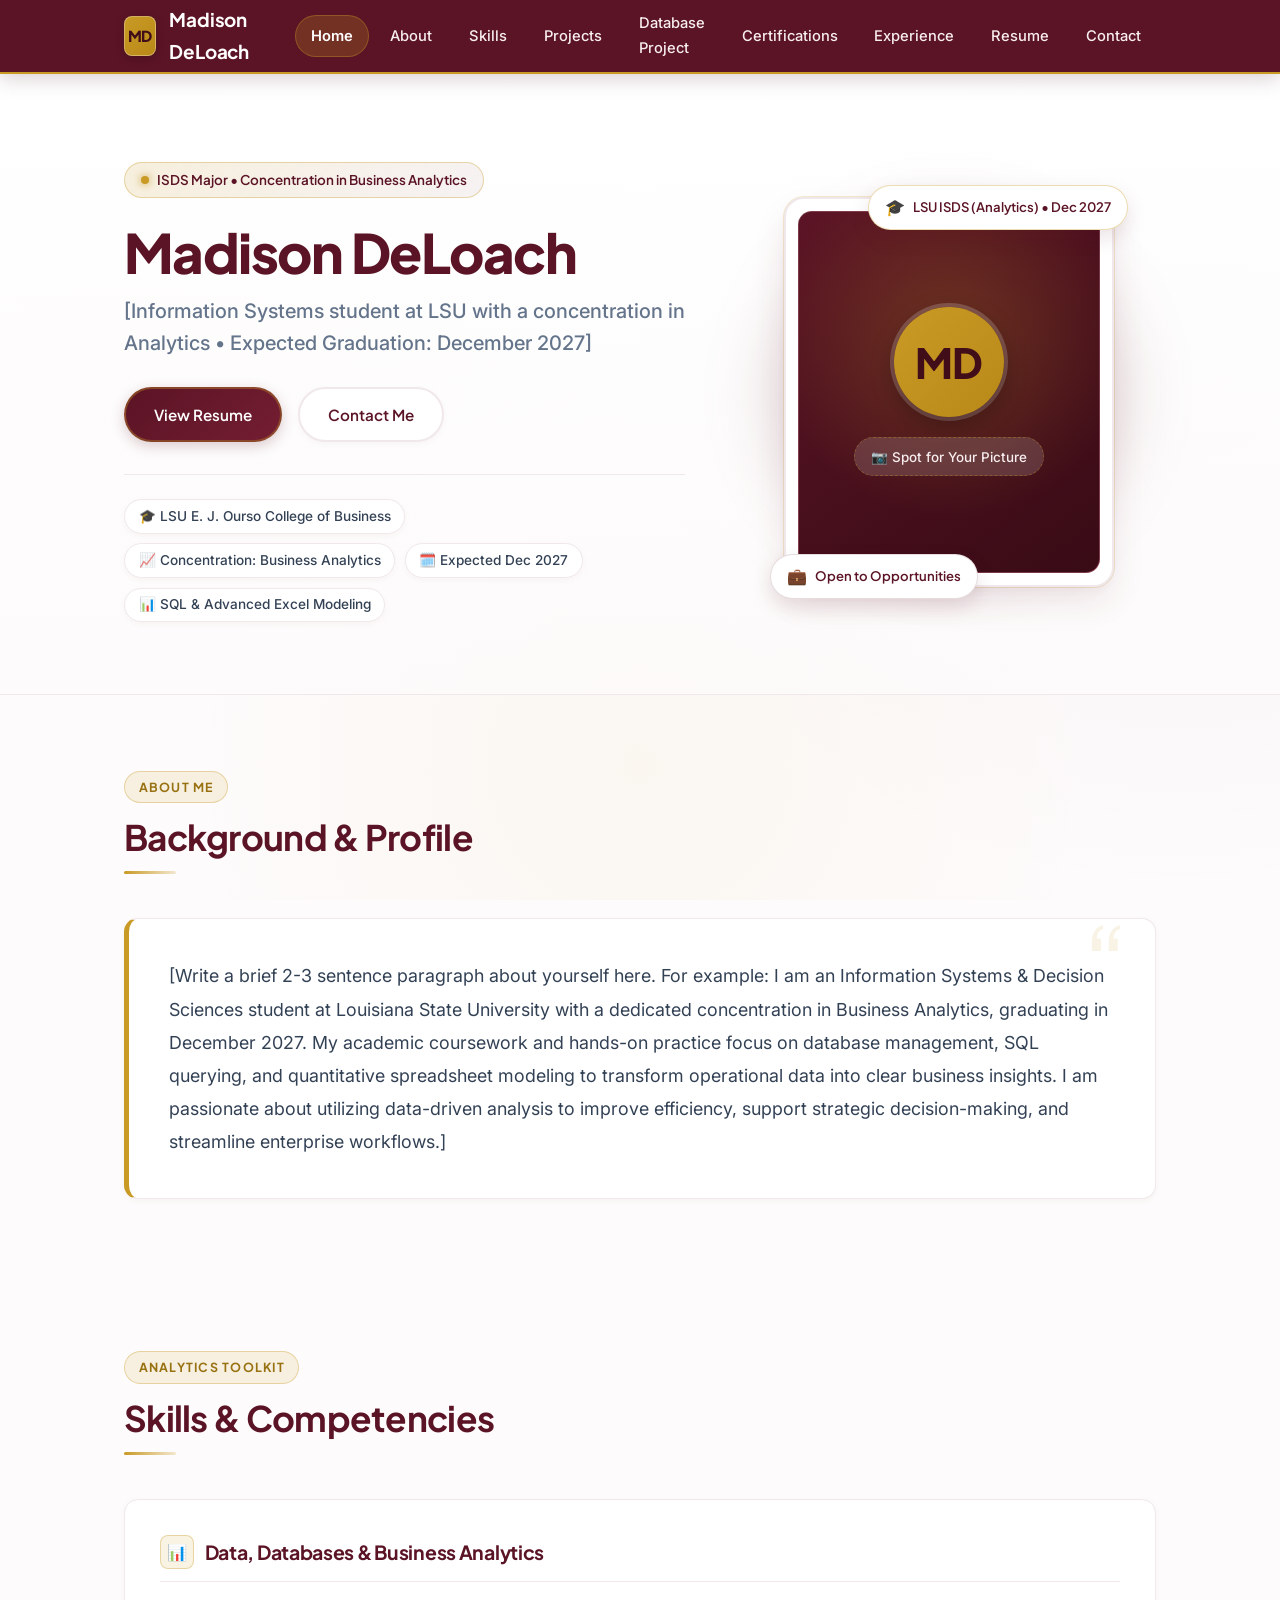
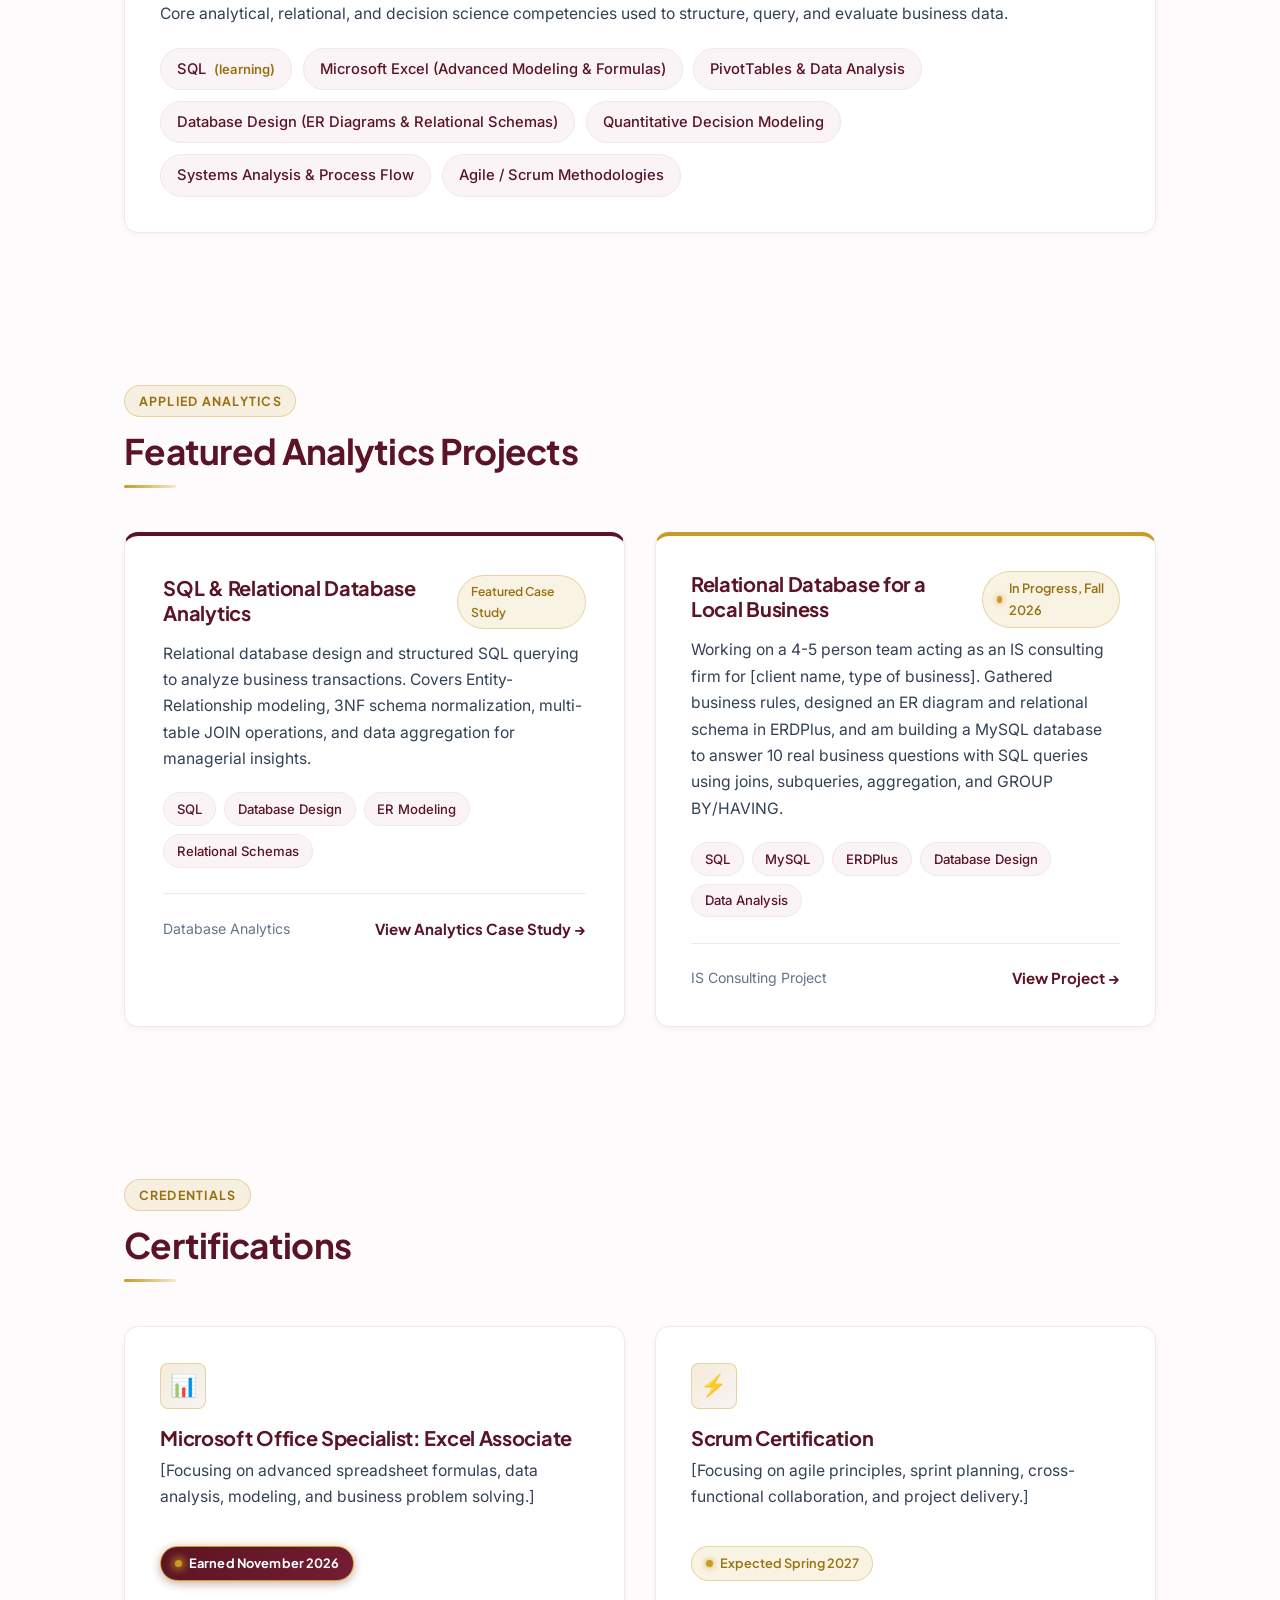
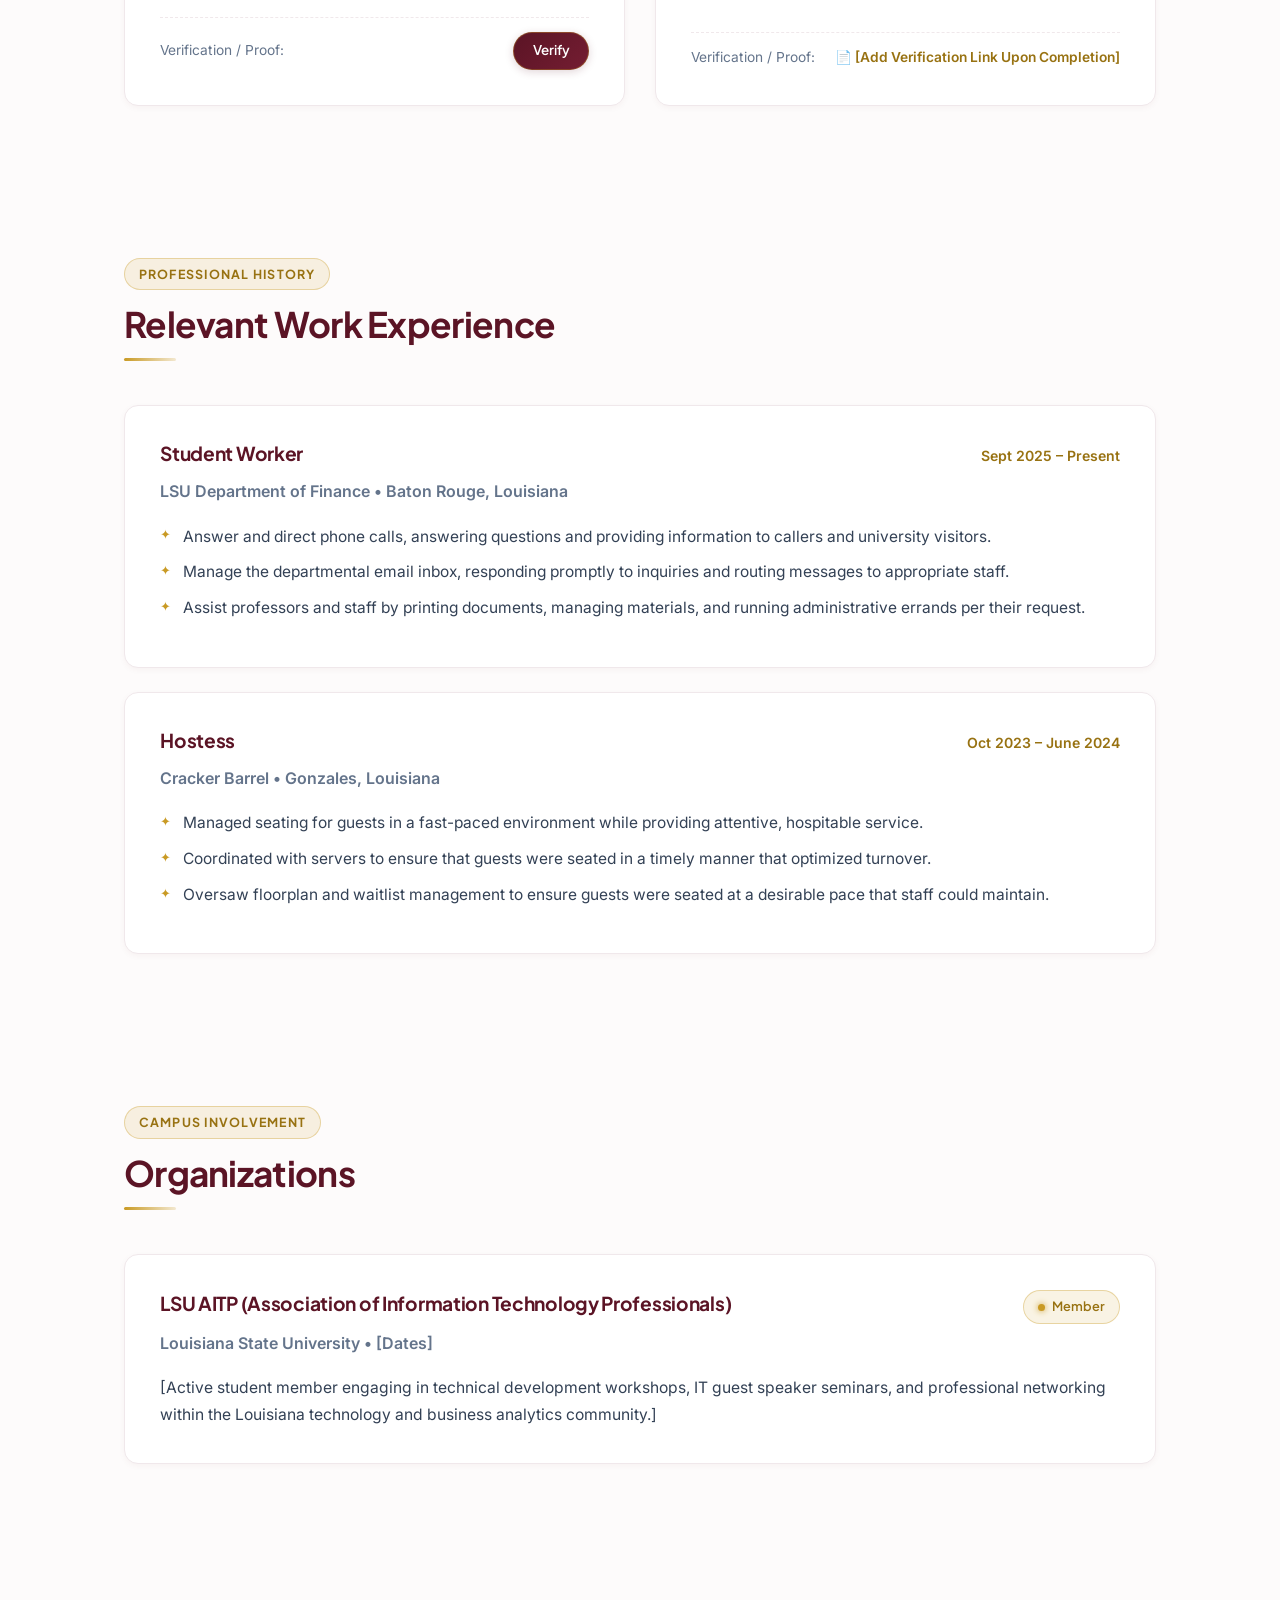
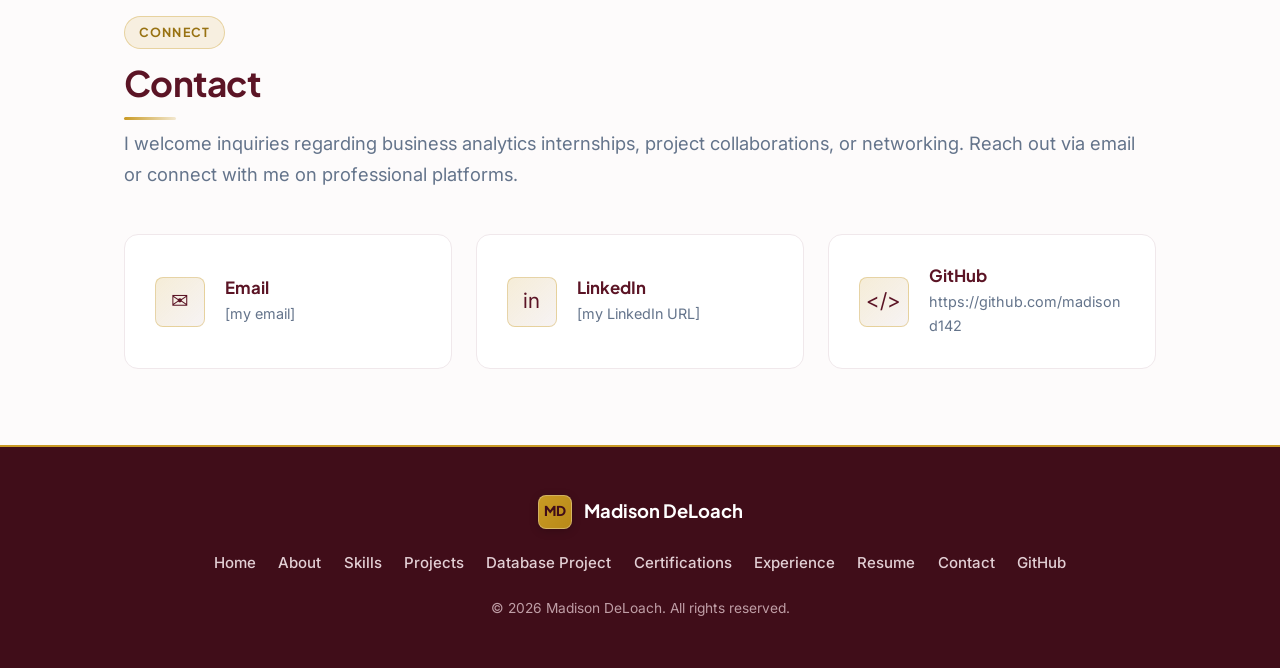
<file: index.html>
<!DOCTYPE html>
<html lang="en">
<head>
  <meta charset="UTF-8">
  <meta name="viewport" content="width=device-width, initial-scale=1.0">
  <meta name="description" content="Personal portfolio of Madison DeLoach - Information Systems student at LSU with a concentration in Business Analytics. Expected graduation December 2027.">
  <meta name="author" content="Madison DeLoach">
  <title>Madison DeLoach | Business Analytics & Information Systems</title>
  <link rel="stylesheet" href="styles.css">
</head>
<body>

  <!-- EDIT HERE: Navigation -->
  <header class="site-header" id="main-header">
    <nav class="nav-container" aria-label="Main Navigation">
      <a href="index.html" class="brand-logo" id="brand-logo-link">
        <span class="brand-badge">MD</span>
        <span class="brand-name">Madison DeLoach</span>
      </a>

      <!-- Mobile Hamburger Button -->
      <button class="mobile-nav-toggle" id="mobile-nav-toggle" aria-label="Toggle navigation menu" aria-expanded="false" aria-controls="primary-nav-menu">
        <span class="hamburger-box">
          <span class="hamburger-bar"></span>
          <span class="hamburger-bar"></span>
          <span class="hamburger-bar"></span>
        </span>
      </button>

      <!-- Navigation Links -->
      <ul class="nav-menu" id="primary-nav-menu">
        <li><a href="index.html" class="nav-link active">Home</a></li>
        <li><a href="#about" class="nav-link">About</a></li>
        <li><a href="#skills" class="nav-link">Skills</a></li>
        <li><a href="#projects" class="nav-link">Projects</a></li>
        <li><a href="database-project.html" class="nav-link">Database Project</a></li>
        <li><a href="#certifications" class="nav-link">Certifications</a></li>
        <li><a href="#experience" class="nav-link">Experience</a></li>
        <li><a href="resume.html" class="nav-link">Resume</a></li>
        <li><a href="#contact" class="nav-link">Contact</a></li>
      </ul>
    </nav>
  </header>

  <main id="main-content">

    <!-- EDIT HERE: Section 1 - Hero -->
    <section class="hero-section" id="hero">
      <div class="container hero-grid">
        
        <!-- Left Column: Bio & Intro -->
        <div class="hero-text">
          <div class="hero-pill-badge">
            <span class="hero-pill-dot"></span>
            <span>ISDS Major &bull; Concentration in Business Analytics</span>
          </div>

          <h1 class="hero-title">Madison DeLoach</h1>
          <p class="hero-intro">
            [Information Systems student at LSU with a concentration in Analytics &bull; Expected Graduation: December 2027]
          </p>

          <div class="btn-group">
            <a href="resume.html" class="btn btn-primary" id="btn-hero-resume">View Resume</a>
            <a href="#contact" class="btn btn-secondary" id="btn-hero-contact">Contact Me</a>
          </div>

          <!-- Quick Highlight Chips -->
          <div class="hero-highlights">
            <span class="highlight-chip">🎓 LSU E. J. Ourso College of Business</span>
            <span class="highlight-chip">📈 Concentration: Business Analytics</span>
            <span class="highlight-chip">🗓️ Expected Dec 2027</span>
            <span class="highlight-chip">📊 SQL & Advanced Excel Modeling</span>
          </div>
        </div>

        <!-- Right Column: Dedicated Photo Showcase Spot -->
        <div class="hero-photo-showcase">
          <div class="photo-glow-bg" aria-hidden="true"></div>

          <div class="photo-frame">
            <!-- EDIT HERE: Photo Spot
                 =========================================================
                 To put your real photo here:
                 1. Save your photo file in this project folder (e.g., "madison.jpg")
                 2. Replace the entire <div class="photo-placeholder-box"> below with:
                    <img src="madison.jpg" alt="Madison DeLoach" class="portrait-photo">
                 ========================================================= -->
            <div class="photo-inner">
              <div class="photo-placeholder-box">
                <div class="photo-avatar-initials">MD</div>
                <div class="photo-upload-hint">
                  <span>📷 Spot for Your Picture</span>
                </div>
              </div>
            </div>

            <!-- Floating Accent Badges -->
            <div class="floating-badge badge-top">
              <span class="badge-icon">🎓</span>
              <span>LSU ISDS (Analytics) &bull; Dec 2027</span>
            </div>

            <div class="floating-badge badge-bottom">
              <span class="badge-icon">💼</span>
              <span>Open to Opportunities</span>
            </div>
          </div>
        </div>

      </div>
    </section>

    <!-- EDIT HERE: Section 2 - About Me -->
    <section class="about-section" id="about">
      <div class="container">
        <div class="section-header">
          <span class="section-tag">About Me</span>
          <h2>Background & Profile</h2>
          <div class="section-underline"></div>
        </div>
        <div class="about-card">
          <p>
            [Write a brief 2-3 sentence paragraph about yourself here. For example: I am an Information Systems & Decision Sciences student at Louisiana State University with a dedicated concentration in Business Analytics, graduating in December 2027. My academic coursework and hands-on practice focus on database management, SQL querying, and quantitative spreadsheet modeling to transform operational data into clear business insights. I am passionate about utilizing data-driven analysis to improve efficiency, support strategic decision-making, and streamline enterprise workflows.]
          </p>
        </div>
      </div>
    </section>

    <!-- EDIT HERE: Section 3 - Skills (Focused on Analytics & Data) -->
    <section class="skills-section" id="skills">
      <div class="container">
        <div class="section-header">
          <span class="section-tag">Analytics Toolkit</span>
          <h2>Skills & Competencies</h2>
          <div class="section-underline"></div>
        </div>
        
        <div class="card">
          <h3 class="skill-group-title">
            <span class="skill-category-icon" aria-hidden="true">📊</span>
            <span>Data, Databases & Business Analytics</span>
          </h3>
          <p class="card-description">
            Core analytical, relational, and decision science competencies used to structure, query, and evaluate business data.
          </p>
          <div class="skill-pills">
            <span class="skill-pill">SQL <span class="skill-learning">(learning)</span></span>
            <span class="skill-pill">Microsoft Excel (Advanced Modeling & Formulas)</span>
            <span class="skill-pill">PivotTables & Data Analysis</span>
            <span class="skill-pill">Database Design (ER Diagrams & Relational Schemas)</span>
            <span class="skill-pill">Quantitative Decision Modeling</span>
            <span class="skill-pill">Systems Analysis & Process Flow</span>
            <span class="skill-pill">Agile / Scrum Methodologies</span>
          </div>
        </div>
      </div>
    </section>

    <!-- EDIT HERE: Section 4 - Featured Projects (Focused on Analytics) -->
    <section class="featured-project-section" id="projects">
      <div class="container">
        <div class="section-header">
          <span class="section-tag">Applied Analytics</span>
          <h2>Featured Analytics Projects</h2>
          <div class="section-underline"></div>
        </div>

        <div class="card-grid">
          <!-- Project 1: SQL & Relational Database Analytics -->
          <article class="featured-project-card">
            <div style="display: flex; justify-content: space-between; align-items: flex-start; gap: 0.5rem; margin-bottom: 0.5rem;">
              <h3 class="card-title">SQL & Relational Database Analytics</h3>
              <span class="status-badge" style="font-size: 0.76rem;">Featured Case Study</span>
            </div>
            <p class="card-description">
              Relational database design and structured SQL querying to analyze business transactions. Covers Entity-Relationship modeling, 3NF schema normalization, multi-table JOIN operations, and data aggregation for managerial insights.
            </p>
            <div class="tag-list">
              <span class="tag">SQL</span>
              <span class="tag">Database Design</span>
              <span class="tag">ER Modeling</span>
              <span class="tag">Relational Schemas</span>
            </div>
            <div class="project-meta-bar">
              <span style="font-size: 0.88rem; color: var(--text-muted);">Database Analytics</span>
              <a href="project.html" class="project-link-btn" id="link-featured-case-study">
                View Analytics Case Study &rarr;
              </a>
            </div>
          </article>

          <!-- Project 2: Relational Database for a Local Business -->
          <article class="card" style="border-top: 4px solid var(--gold);">
            <div style="display: flex; justify-content: space-between; align-items: flex-start; gap: 0.5rem; margin-bottom: 0.5rem;">
              <h3 class="card-title">Relational Database for a Local Business</h3>
              <span class="status-badge">
                <span class="status-badge-dot"></span>In Progress, Fall 2026
              </span>
            </div>
            <p class="card-description">
              Working on a 4-5 person team acting as an IS consulting firm for [client name, type of business]. Gathered business rules, designed an ER diagram and relational schema in ERDPlus, and am building a MySQL database to answer 10 real business questions with SQL queries using joins, subqueries, aggregation, and GROUP BY/HAVING.
            </p>
            <div class="tag-list">
              <span class="tag">SQL</span>
              <span class="tag">MySQL</span>
              <span class="tag">ERDPlus</span>
              <span class="tag">Database Design</span>
              <span class="tag">Data Analysis</span>
            </div>
            <div class="project-meta-bar">
              <span style="font-size: 0.88rem; color: var(--text-muted);">IS Consulting Project</span>
              <a href="database-project.html" class="project-link-btn" id="link-database-project">
                View Project &rarr;
              </a>
            </div>
          </article>
        </div>
      </div>
    </section>

    <!-- EDIT HERE: Section 5 - Certifications -->
    <section class="certifications-section" id="certifications">
      <div class="container">
        <div class="section-header">
          <span class="section-tag">Credentials</span>
          <h2>Certifications</h2>
          <div class="section-underline"></div>
        </div>
        <div class="card-grid">
          <!-- Microsoft Excel Certification Card -->
          <article class="card cert-card">
            <div>
              <div class="cert-icon-badge" aria-hidden="true">📊</div>
              <div class="cert-header">
                <div>
                  <h3 class="card-title">Microsoft Office Specialist: Excel Associate</h3>
                  <p class="card-description">[Focusing on advanced spreadsheet formulas, data analysis, modeling, and business problem solving.]</p>
                </div>
                <span class="status-badge status-badge-earned">
                  <span class="status-badge-dot"></span>Earned November 2026
                </span>
              </div>
            </div>

            <!-- Proof Spot for Excel Certification -->
            <!-- EDIT HERE: When you earn your certificate, replace the href below with your real verification link -->
            <div class="cert-proof-spot">
              <span>Verification / Proof:</span>
              <a href="[my Credly badge link]" class="btn-verify" target="_blank" rel="noopener noreferrer">
                Verify
              </a>
            </div>
          </article>

          <!-- Scrum Certification Card -->
          <article class="card cert-card">
            <div>
              <div class="cert-icon-badge" aria-hidden="true">⚡</div>
              <div class="cert-header">
                <div>
                  <h3 class="card-title">Scrum Certification</h3>
                  <p class="card-description">[Focusing on agile principles, sprint planning, cross-functional collaboration, and project delivery.]</p>
                </div>
                <span class="status-badge">
                  <span class="status-badge-dot"></span>Expected Spring 2027
                </span>
              </div>
            </div>

            <!-- Proof Spot for Scrum Certification -->
            <div class="cert-proof-spot">
              <span>Verification / Proof:</span>
              <a href="[Add your Scrum credential link here]" class="cert-proof-link" target="_blank" rel="noopener noreferrer">
                📄 [Add Verification Link Upon Completion]
              </a>
            </div>
          </article>
        </div>
      </div>
    </section>

    <!-- EDIT HERE: Section 6 - Experience (Fixed Tenses: Present for Current, Past for Prior) -->
    <section class="experience-section" id="experience">
      <div class="container">
        <div class="section-header">
          <span class="section-tag">Professional History</span>
          <h2>Relevant Work Experience</h2>
          <div class="section-underline"></div>
        </div>

        <div class="experience-stack">
          <!-- Job 1: LSU Department of Finance (CURRENT ROLE: PRESENT TENSE) -->
          <article class="card">
            <div class="experience-meta">
              <h3 class="role-title">Student Worker</h3>
              <span class="dates-meta">Sept 2025 – Present</span>
            </div>
            <div class="company-name">LSU Department of Finance &bull; Baton Rouge, Louisiana</div>
            <ul class="bullet-list">
              <li>Answer and direct phone calls, answering questions and providing information to callers and university visitors.</li>
              <li>Manage the departmental email inbox, responding promptly to inquiries and routing messages to appropriate staff.</li>
              <li>Assist professors and staff by printing documents, managing materials, and running administrative errands per their request.</li>
            </ul>
          </article>

          <!-- Job 2: Cracker Barrel (PAST ROLE: PAST TENSE) -->
          <article class="card">
            <div class="experience-meta">
              <h3 class="role-title">Hostess</h3>
              <span class="dates-meta">Oct 2023 – June 2024</span>
            </div>
            <div class="company-name">Cracker Barrel &bull; Gonzales, Louisiana</div>
            <ul class="bullet-list">
              <li>Managed seating for guests in a fast-paced environment while providing attentive, hospitable service.</li>
              <li>Coordinated with servers to ensure that guests were seated in a timely manner that optimized turnover.</li>
              <li>Oversaw floorplan and waitlist management to ensure guests were seated at a desirable pace that staff could maintain.</li>
            </ul>
          </article>
        </div>
      </div>
    </section>

    <!-- EDIT HERE: Section 7 - Organizations (Placed Last Before Contact) -->
    <section class="organizations-section" id="organizations">
      <div class="container">
        <div class="section-header">
          <span class="section-tag">Campus Involvement</span>
          <h2>Organizations</h2>
          <div class="section-underline"></div>
        </div>
        <div class="card">
          <div class="experience-meta">
            <h3 class="role-title">LSU AITP (Association of Information Technology Professionals)</h3>
            <span class="status-badge">
              <span class="status-badge-dot"></span>Member
            </span>
          </div>
          <div class="company-name">Louisiana State University &bull; [Dates]</div>
          <p class="card-description" style="margin-bottom: 0;">
            [Active student member engaging in technical development workshops, IT guest speaker seminars, and professional networking within the Louisiana technology and business analytics community.]
          </p>
        </div>
      </div>
    </section>

    <!-- EDIT HERE: Section 8 - Contact -->
    <section class="contact-section" id="contact">
      <div class="container">
        <div class="section-header">
          <span class="section-tag">Connect</span>
          <h2>Contact</h2>
          <div class="section-underline"></div>
          <p class="lead" style="margin-top: 0.5rem; margin-bottom: 0;">
            I welcome inquiries regarding business analytics internships, project collaborations, or networking. Reach out via email or connect with me on professional platforms.
          </p>
        </div>
        <div class="contact-grid">
          <!-- Email Card -->
          <a href="mailto:[my email]" class="contact-card" id="contact-email-link">
            <div class="contact-icon-box" aria-hidden="true">✉</div>
            <div class="contact-info">
              <h4>Email</h4>
              <p>[my email]</p>
            </div>
          </a>

          <!-- LinkedIn Card -->
          <a href="[my LinkedIn URL]" target="_blank" rel="noopener noreferrer" class="contact-card" id="contact-linkedin-link">
            <div class="contact-icon-box" aria-hidden="true">in</div>
            <div class="contact-info">
              <h4>LinkedIn</h4>
              <p>[my LinkedIn URL]</p>
            </div>
          </a>

          <!-- GitHub Card -->
          <a href="https://github.com/madisond142" target="_blank" rel="noopener noreferrer" class="contact-card" id="contact-github-link">
            <div class="contact-icon-box" aria-hidden="true">&lt;/&gt;</div>
            <div class="contact-info">
              <h4>GitHub</h4>
              <p>https://github.com/madisond142</p>
            </div>
          </a>
        </div>
      </div>
    </section>

  </main>

  <!-- EDIT HERE: Footer -->
  <footer class="site-footer" id="main-footer">
    <div class="container footer-content">
      <div class="footer-brand">
        <span class="brand-badge" style="width: 34px; height: 34px; font-size: 0.85rem;">MD</span>
        <span>Madison DeLoach</span>
      </div>
      <nav class="footer-nav" aria-label="Footer Navigation">
        <a href="index.html" class="footer-link">Home</a>
        <a href="#about" class="footer-link">About</a>
        <a href="#skills" class="footer-link">Skills</a>
        <a href="#projects" class="footer-link">Projects</a>
        <a href="database-project.html" class="footer-link">Database Project</a>
        <a href="#certifications" class="footer-link">Certifications</a>
        <a href="#experience" class="footer-link">Experience</a>
        <a href="resume.html" class="footer-link">Resume</a>
        <a href="#contact" class="footer-link">Contact</a>
        <a href="https://github.com/madisond142" target="_blank" rel="noopener noreferrer" class="footer-link">GitHub</a>
      </nav>
      <p class="copyright">
        &copy; 2026 Madison DeLoach. All rights reserved.
      </p>
    </div>
  </footer>

  <!-- Mobile Navigation Script -->
  <script>
    const navToggle = document.getElementById('mobile-nav-toggle');
    const navMenu = document.getElementById('primary-nav-menu');
    if (navToggle && navMenu) {
      navToggle.addEventListener('click', () => {
        const isExpanded = navToggle.getAttribute('aria-expanded') === 'true';
        navToggle.setAttribute('aria-expanded', String(!isExpanded));
        navMenu.classList.toggle('nav-open');
      });
      navMenu.querySelectorAll('.nav-link').forEach(link => {
        link.addEventListener('click', () => {
          navToggle.setAttribute('aria-expanded', 'false');
          navMenu.classList.remove('nav-open');
        });
      });
    }
  </script>

</body>
</html>
</file>
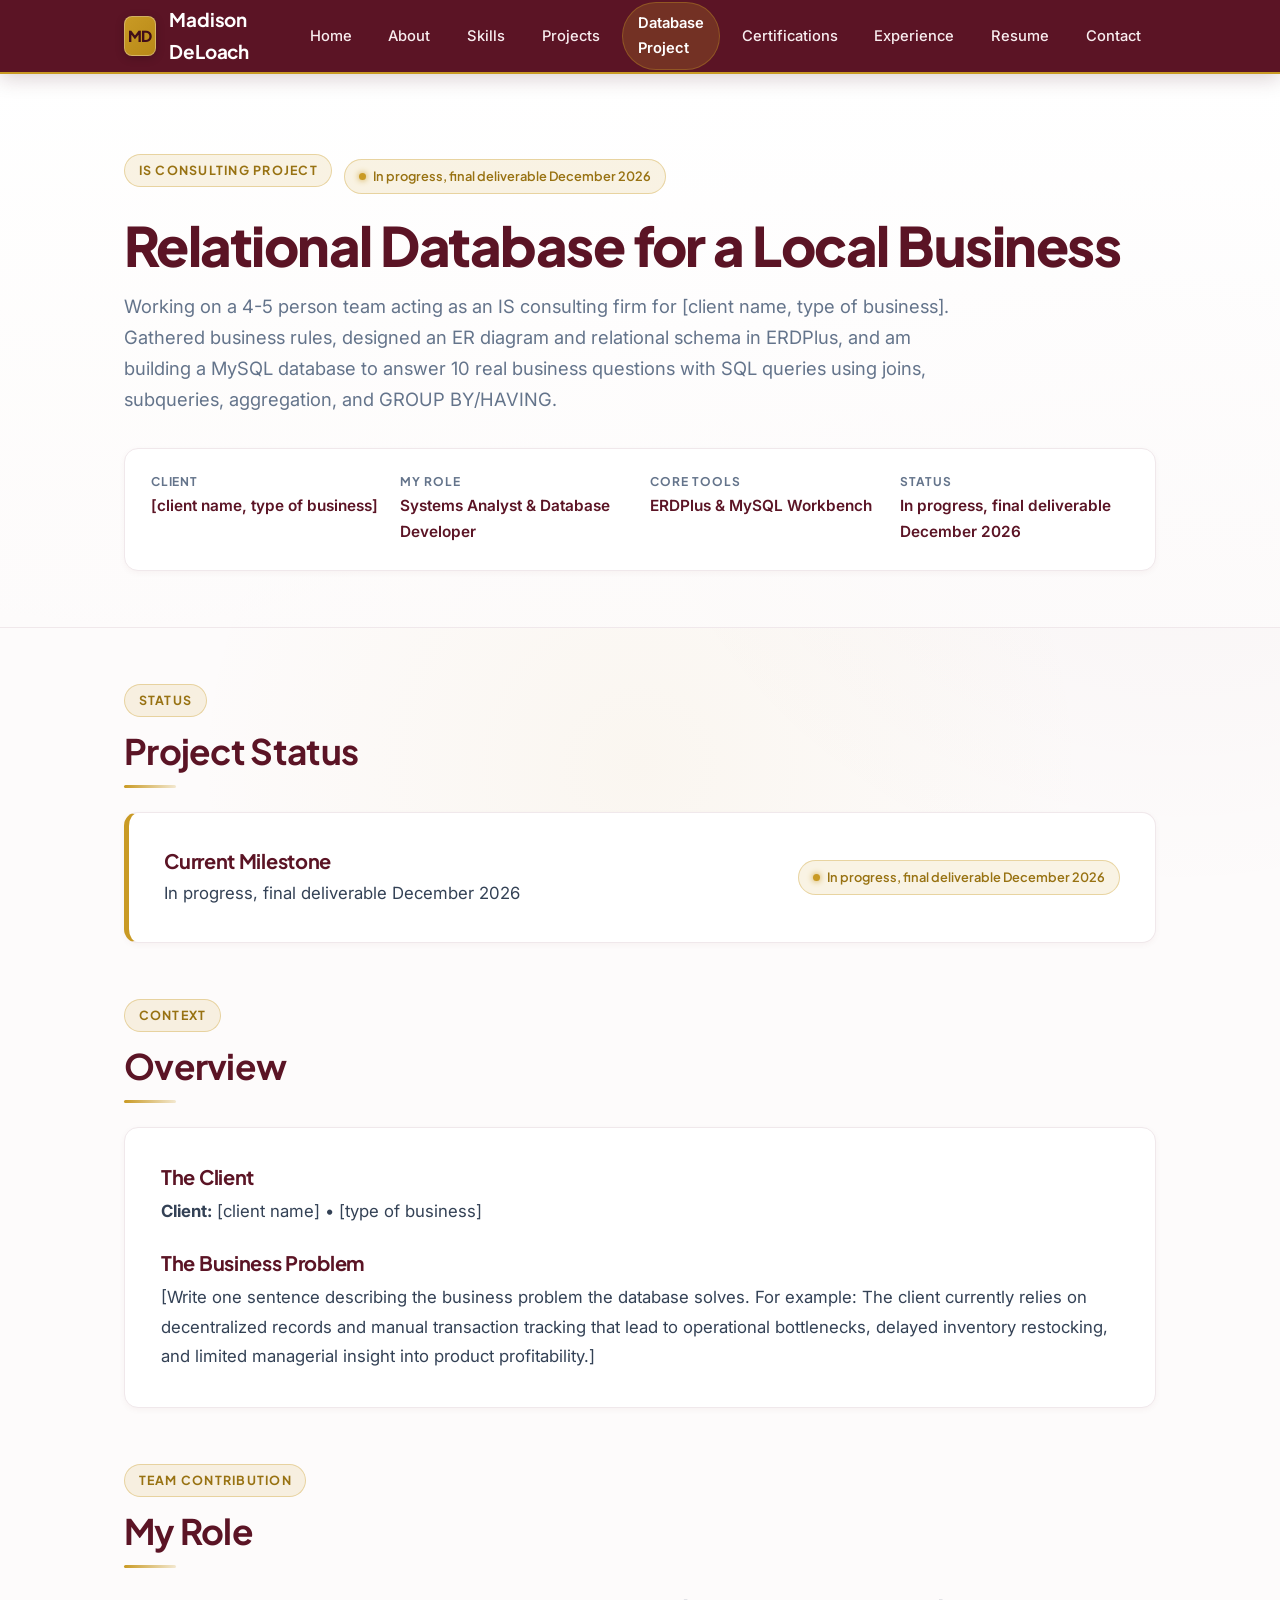
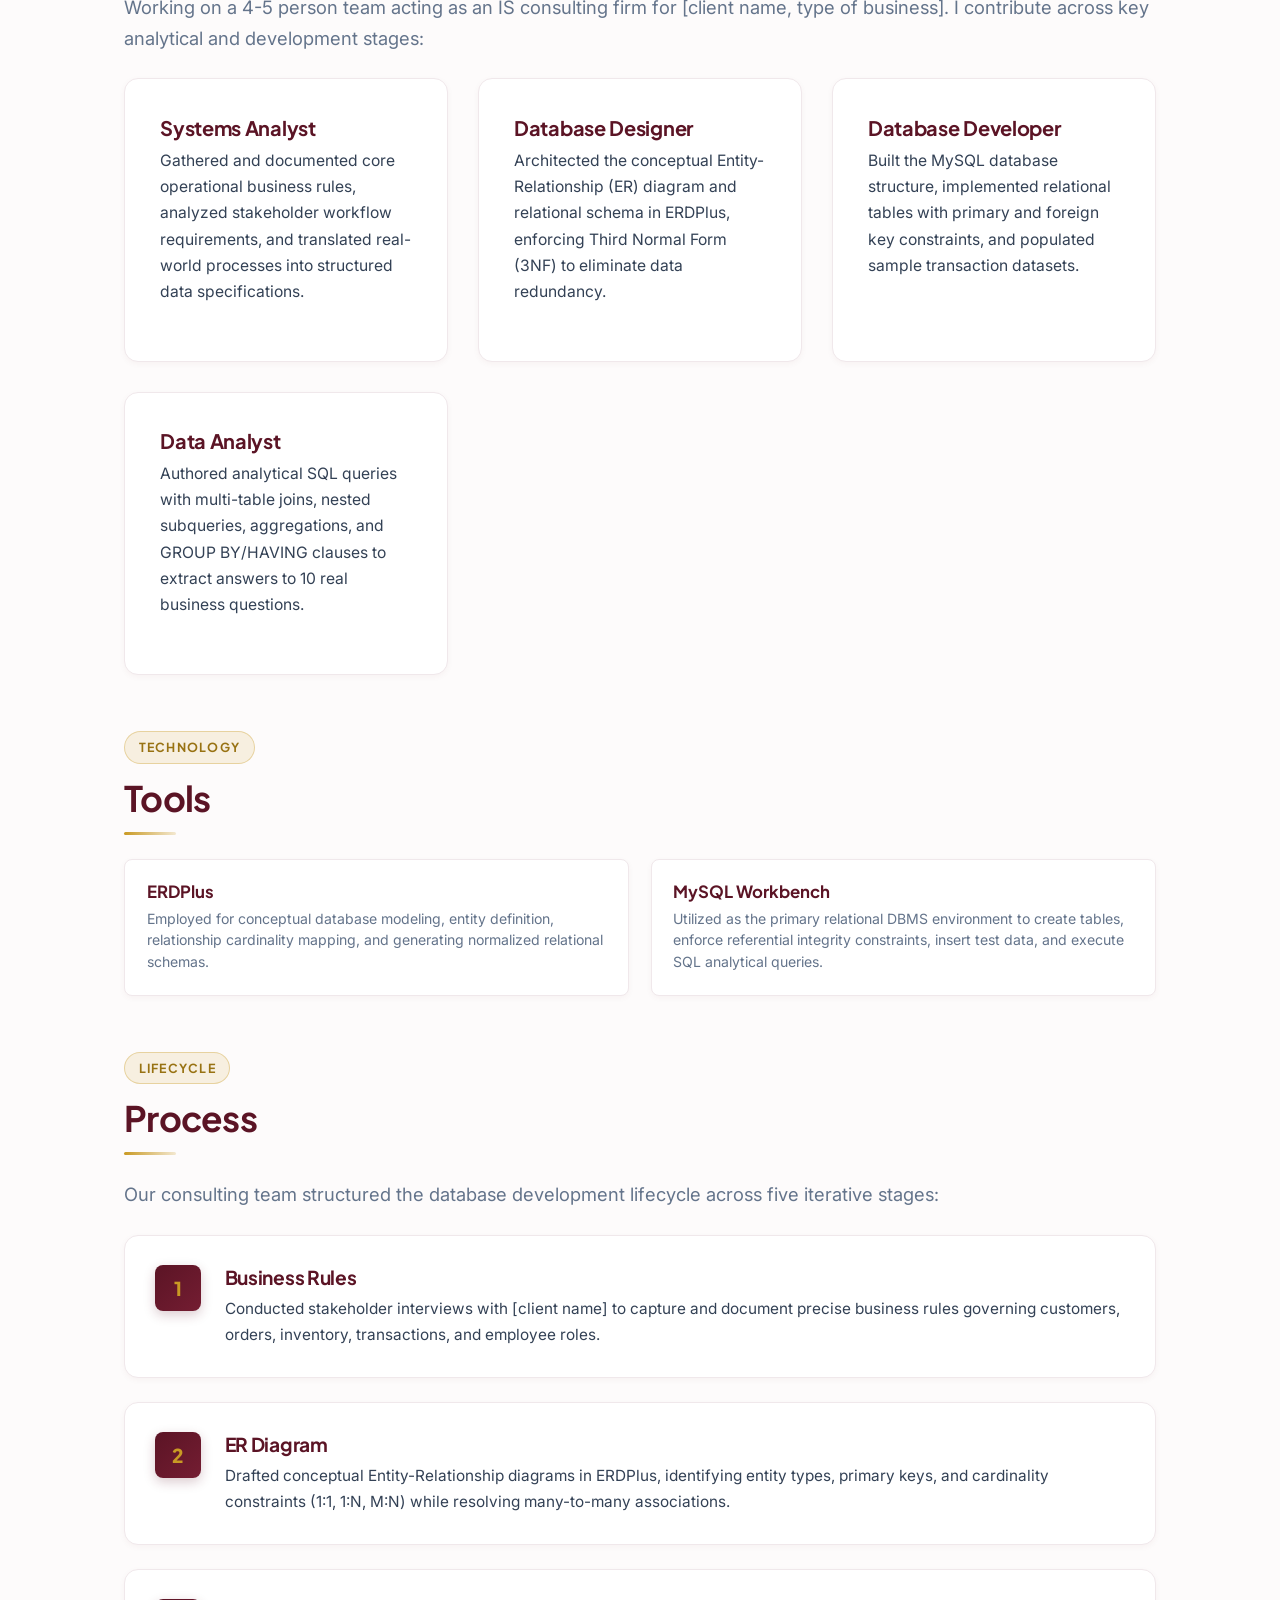
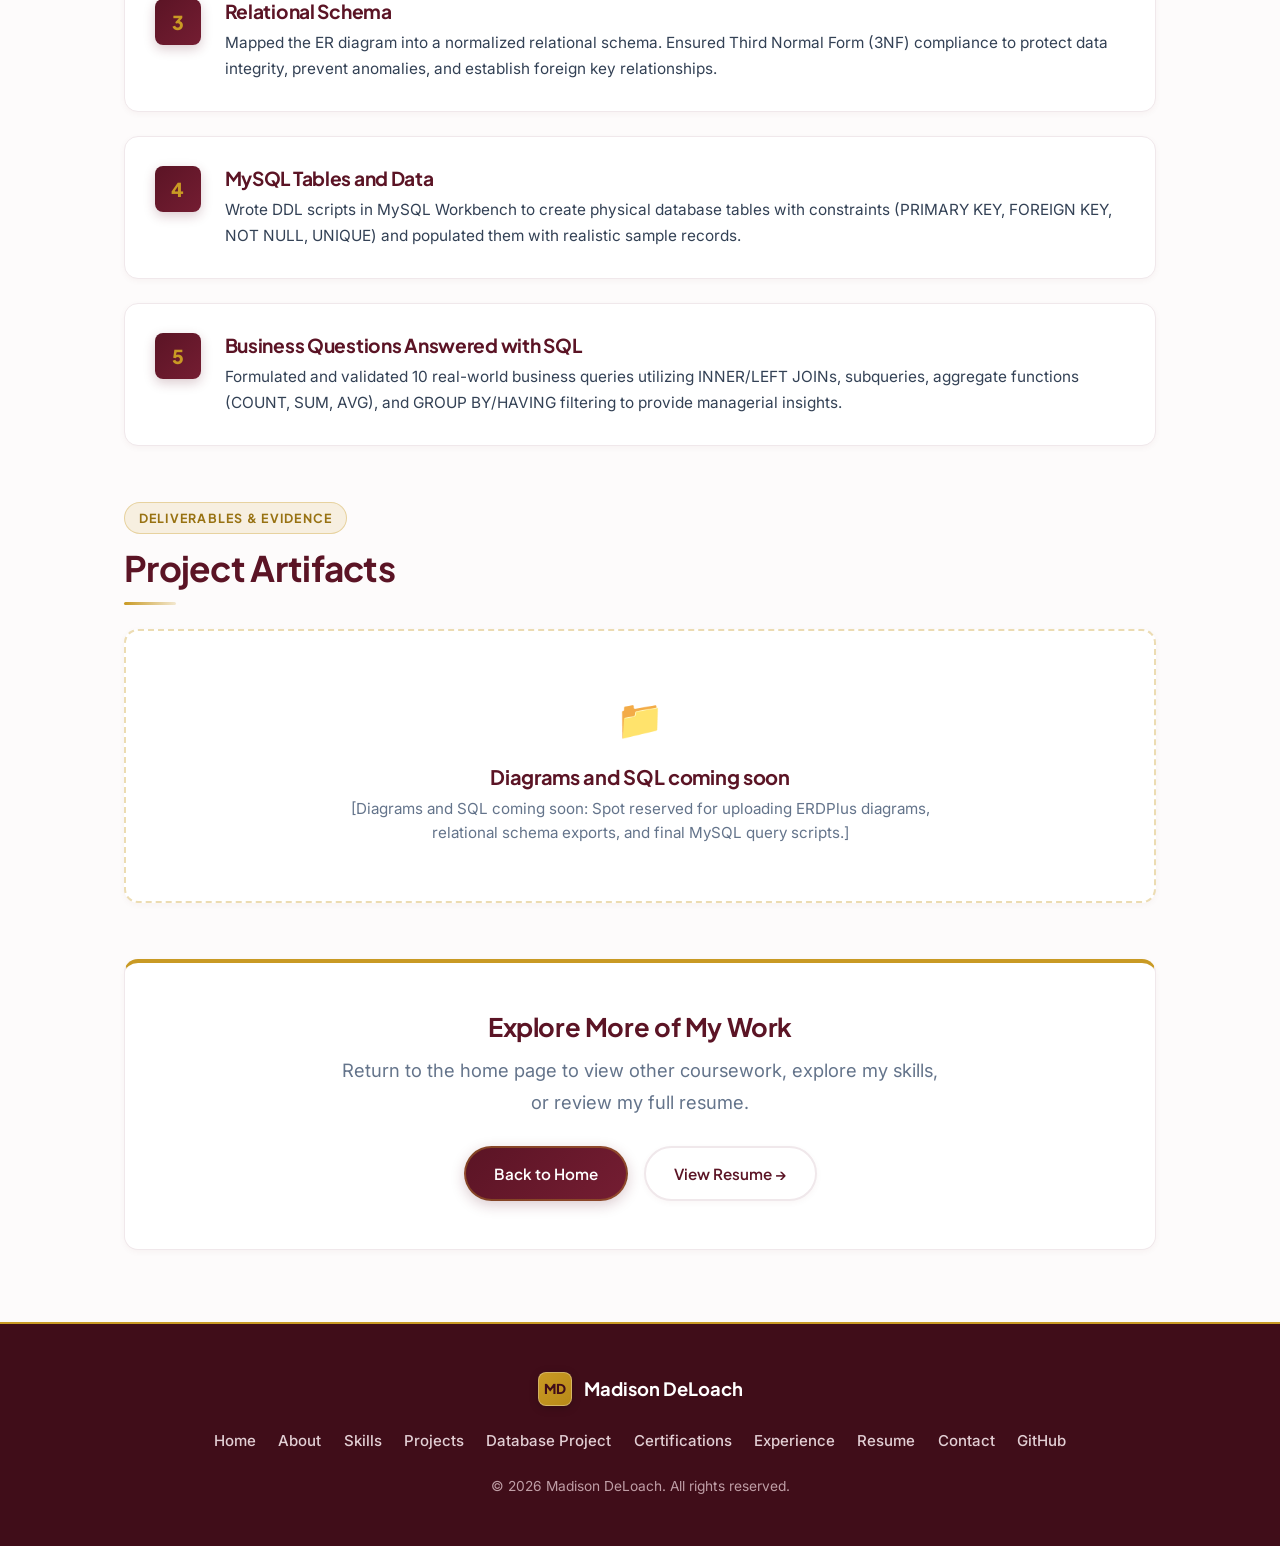
<file: database-project.html>
<!DOCTYPE html>
<html lang="en">
<head>
  <meta charset="UTF-8">
  <meta name="viewport" content="width=device-width, initial-scale=1.0">
  <meta name="description" content="Relational Database for a Local Business - ISDS Consulting Project by Madison DeLoach at LSU. MySQL database development, ERDPlus modeling, and structured SQL business intelligence.">
  <meta name="author" content="Madison DeLoach">
  <title>Relational Database for a Local Business | Madison DeLoach</title>
  <link rel="stylesheet" href="styles.css">
</head>
<body>

  <!-- EDIT HERE: Navigation -->
  <header class="site-header" id="main-header">
    <nav class="nav-container" aria-label="Main Navigation">
      <a href="index.html" class="brand-logo" id="brand-logo-link">
        <span class="brand-badge">MD</span>
        <span class="brand-name">Madison DeLoach</span>
      </a>

      <!-- Mobile Hamburger Button -->
      <button class="mobile-nav-toggle" id="mobile-nav-toggle" aria-label="Toggle navigation menu" aria-expanded="false" aria-controls="primary-nav-menu">
        <span class="hamburger-box">
          <span class="hamburger-bar"></span>
          <span class="hamburger-bar"></span>
          <span class="hamburger-bar"></span>
        </span>
      </button>

      <!-- Navigation Links -->
      <ul class="nav-menu" id="primary-nav-menu">
        <li><a href="index.html" class="nav-link">Home</a></li>
        <li><a href="index.html#about" class="nav-link">About</a></li>
        <li><a href="index.html#skills" class="nav-link">Skills</a></li>
        <li><a href="index.html#projects" class="nav-link">Projects</a></li>
        <li><a href="database-project.html" class="nav-link active">Database Project</a></li>
        <li><a href="index.html#certifications" class="nav-link">Certifications</a></li>
        <li><a href="index.html#experience" class="nav-link">Experience</a></li>
        <li><a href="resume.html" class="nav-link">Resume</a></li>
        <li><a href="index.html#contact" class="nav-link">Contact</a></li>
      </ul>
    </nav>
  </header>

  <!-- Main Content -->
  <main id="main-content">

    <!-- EDIT HERE: Project Hero -->
    <section class="project-hero">
      <div class="container">
        <div style="display: flex; align-items: center; gap: 0.75rem; flex-wrap: wrap; margin-bottom: 0.75rem;">
          <span class="section-tag">IS Consulting Project</span>
          <span class="status-badge">
            <span class="status-badge-dot"></span>In progress, final deliverable December 2026
          </span>
        </div>
        <h1 style="margin-top: 0.5rem; margin-bottom: 0.75rem;">Relational Database for a Local Business</h1>
        <p class="lead" style="max-width: 840px; margin-bottom: 0;">
          Working on a 4-5 person team acting as an IS consulting firm for [client name, type of business]. Gathered business rules, designed an ER diagram and relational schema in ERDPlus, and am building a MySQL database to answer 10 real business questions with SQL queries using joins, subqueries, aggregation, and GROUP BY/HAVING.
        </p>

        <!-- Project Metadata Overview -->
        <div class="project-meta-grid">
          <div class="project-meta-item">
            <h4>Client</h4>
            <p>[client name, type of business]</p>
          </div>
          <div class="project-meta-item">
            <h4>My Role</h4>
            <p>Systems Analyst & Database Developer</p>
          </div>
          <div class="project-meta-item">
            <h4>Core Tools</h4>
            <p>ERDPlus & MySQL Workbench</p>
          </div>
          <div class="project-meta-item">
            <h4>Status</h4>
            <p>In progress, final deliverable December 2026</p>
          </div>
        </div>
      </div>
    </section>

    <div class="container" style="padding-top: 3.5rem; padding-bottom: 4.5rem;">

      <!-- EDIT HERE: Status Section -->
      <section class="resume-block" style="padding: 0; margin-bottom: 3.5rem;" id="project-status">
        <span class="section-tag">Status</span>
        <h2>Project Status</h2>
        <div class="section-underline" style="margin-bottom: 1.5rem;"></div>
        <div class="card" style="border-left: 5px solid var(--gold);">
          <div style="display: flex; align-items: center; justify-content: space-between; flex-wrap: wrap; gap: 1rem;">
            <div>
              <h3 class="card-title" style="margin-bottom: 0.35rem;">Current Milestone</h3>
              <p class="card-description" style="margin-bottom: 0; font-size: 1.05rem;">
                In progress, final deliverable December 2026
              </p>
            </div>
            <span class="status-badge">
              <span class="status-badge-dot"></span>In progress, final deliverable December 2026
            </span>
          </div>
        </div>
      </section>

      <!-- EDIT HERE: Overview Section -->
      <section class="resume-block" style="padding: 0; margin-bottom: 3.5rem;" id="project-overview">
        <span class="section-tag">Context</span>
        <h2>Overview</h2>
        <div class="section-underline" style="margin-bottom: 1.5rem;"></div>
        <div class="card" style="padding: 2.25rem;">
          <h3 class="card-title" style="margin-bottom: 0.5rem;">The Client</h3>
          <p style="font-size: 1.05rem; line-height: 1.75; margin-bottom: 1.5rem;">
            <strong>Client:</strong> [client name] &bull; [type of business]
          </p>
          <h3 class="card-title" style="margin-bottom: 0.5rem;">The Business Problem</h3>
          <p style="font-size: 1.05rem; line-height: 1.75; margin-bottom: 0;">
            [Write one sentence describing the business problem the database solves. For example: The client currently relies on decentralized records and manual transaction tracking that lead to operational bottlenecks, delayed inventory restocking, and limited managerial insight into product profitability.]
          </p>
        </div>
      </section>

      <!-- EDIT HERE: My Role Section -->
      <section class="resume-block" style="padding: 0; margin-bottom: 3.5rem;" id="project-role">
        <span class="section-tag">Team Contribution</span>
        <h2>My Role</h2>
        <div class="section-underline" style="margin-bottom: 1.5rem;"></div>
        <p class="lead" style="margin-bottom: 1.5rem;">
          Working on a 4-5 person team acting as an IS consulting firm for [client name, type of business]. I contribute across key analytical and development stages:
        </p>

        <div class="card-grid">
          <!-- Systems Analyst -->
          <div class="card">
            <h3 class="card-title">Systems Analyst</h3>
            <p class="card-description">
              Gathered and documented core operational business rules, analyzed stakeholder workflow requirements, and translated real-world processes into structured data specifications.
            </p>
          </div>

          <!-- Database Designer -->
          <div class="card">
            <h3 class="card-title">Database Designer</h3>
            <p class="card-description">
              Architected the conceptual Entity-Relationship (ER) diagram and relational schema in ERDPlus, enforcing Third Normal Form (3NF) to eliminate data redundancy.
            </p>
          </div>

          <!-- Database Developer -->
          <div class="card">
            <h3 class="card-title">Database Developer</h3>
            <p class="card-description">
              Built the MySQL database structure, implemented relational tables with primary and foreign key constraints, and populated sample transaction datasets.
            </p>
          </div>

          <!-- Data Analyst -->
          <div class="card">
            <h3 class="card-title">Data Analyst</h3>
            <p class="card-description">
              Authored analytical SQL queries with multi-table joins, nested subqueries, aggregations, and GROUP BY/HAVING clauses to extract answers to 10 real business questions.
            </p>
          </div>
        </div>
      </section>

      <!-- EDIT HERE: Tools Section -->
      <section class="resume-block" style="padding: 0; margin-bottom: 3.5rem;" id="project-tools">
        <span class="section-tag">Technology</span>
        <h2>Tools</h2>
        <div class="section-underline" style="margin-bottom: 1.5rem;"></div>

        <div class="tools-grid">
          <div class="tool-card">
            <h4>ERDPlus</h4>
            <p>Employed for conceptual database modeling, entity definition, relationship cardinality mapping, and generating normalized relational schemas.</p>
          </div>

          <div class="tool-card">
            <h4>MySQL Workbench</h4>
            <p>Utilized as the primary relational DBMS environment to create tables, enforce referential integrity constraints, insert test data, and execute SQL analytical queries.</p>
          </div>
        </div>
      </section>

      <!-- EDIT HERE: Process Section -->
      <section class="resume-block" style="padding: 0; margin-bottom: 3.5rem;" id="project-process">
        <span class="section-tag">Lifecycle</span>
        <h2>Process</h2>
        <div class="section-underline" style="margin-bottom: 1.5rem;"></div>
        <p class="lead" style="margin-bottom: 0;">
          Our consulting team structured the database development lifecycle across five iterative stages:
        </p>

        <div class="process-list">
          <!-- Phase 1: Business Rules -->
          <div class="process-step">
            <div class="step-number">1</div>
            <div class="step-content">
              <h3>Business Rules</h3>
              <p>
                Conducted stakeholder interviews with [client name] to capture and document precise business rules governing customers, orders, inventory, transactions, and employee roles.
              </p>
            </div>
          </div>

          <!-- Phase 2: ER Diagram -->
          <div class="process-step">
            <div class="step-number">2</div>
            <div class="step-content">
              <h3>ER Diagram</h3>
              <p>
                Drafted conceptual Entity-Relationship diagrams in ERDPlus, identifying entity types, primary keys, and cardinality constraints (1:1, 1:N, M:N) while resolving many-to-many associations.
              </p>
            </div>
          </div>

          <!-- Phase 3: Relational Schema -->
          <div class="process-step">
            <div class="step-number">3</div>
            <div class="step-content">
              <h3>Relational Schema</h3>
              <p>
                Mapped the ER diagram into a normalized relational schema. Ensured Third Normal Form (3NF) compliance to protect data integrity, prevent anomalies, and establish foreign key relationships.
              </p>
            </div>
          </div>

          <!-- Phase 4: MySQL Tables and Data -->
          <div class="process-step">
            <div class="step-number">4</div>
            <div class="step-content">
              <h3>MySQL Tables and Data</h3>
              <p>
                Wrote DDL scripts in MySQL Workbench to create physical database tables with constraints (PRIMARY KEY, FOREIGN KEY, NOT NULL, UNIQUE) and populated them with realistic sample records.
              </p>
            </div>
          </div>

          <!-- Phase 5: Business Questions Answered with SQL -->
          <div class="process-step">
            <div class="step-number">5</div>
            <div class="step-content">
              <h3>Business Questions Answered with SQL</h3>
              <p>
                Formulated and validated 10 real-world business queries utilizing INNER/LEFT JOINs, subqueries, aggregate functions (COUNT, SUM, AVG), and GROUP BY/HAVING filtering to provide managerial insights.
              </p>
            </div>
          </div>
        </div>
      </section>

      <!-- EDIT HERE: Placeholder Area for Diagrams and SQL Files -->
      <section class="resume-block" style="padding: 0; margin-bottom: 3.5rem;" id="project-artifacts">
        <span class="section-tag">Deliverables & Evidence</span>
        <h2>Project Artifacts</h2>
        <div class="section-underline" style="margin-bottom: 1.5rem;"></div>

        <div class="project-placeholder-area">
          <div class="project-placeholder-icon" aria-hidden="true">📁</div>
          <h3 class="project-placeholder-label">Diagrams and SQL coming soon</h3>
          <p class="project-placeholder-hint">
            <!-- EDIT HERE: Add your ER diagram images, relational schema screenshots, and SQL script snippets or downloadable files here once final deliverables are submitted. -->
            [Diagrams and SQL coming soon: Spot reserved for uploading ERDPlus diagrams, relational schema exports, and final MySQL query scripts.]
          </p>
        </div>
      </section>

      <!-- EDIT HERE: CTA Navigation Links -->
      <section class="card" style="text-align: center; padding: 3rem 2rem; border-top: 4px solid var(--gold);" id="project-cta">
        <h3 style="font-size: 1.6rem; margin-bottom: 0.75rem;">Explore More of My Work</h3>
        <p class="lead" style="max-width: 600px; margin: 0 auto 1.75rem;">
          Return to the home page to view other coursework, explore my skills, or review my full resume.
        </p>
        <div class="btn-group" style="justify-content: center;">
          <a href="index.html" class="btn btn-primary" id="btn-project-home">
            Back to Home
          </a>
          <a href="resume.html" class="btn btn-secondary" id="btn-project-resume">
            View Resume &rarr;
          </a>
        </div>
      </section>

    </div>
  </main>

  <!-- EDIT HERE: Footer -->
  <footer class="site-footer" id="main-footer">
    <div class="container footer-content">
      <div class="footer-brand">
        <span class="brand-badge" style="width: 34px; height: 34px; font-size: 0.85rem;">MD</span>
        <span>Madison DeLoach</span>
      </div>
      <nav class="footer-nav" aria-label="Footer Navigation">
        <a href="index.html" class="footer-link">Home</a>
        <a href="index.html#about" class="footer-link">About</a>
        <a href="index.html#skills" class="footer-link">Skills</a>
        <a href="index.html#projects" class="footer-link">Projects</a>
        <a href="database-project.html" class="footer-link">Database Project</a>
        <a href="index.html#certifications" class="footer-link">Certifications</a>
        <a href="index.html#experience" class="footer-link">Experience</a>
        <a href="resume.html" class="footer-link">Resume</a>
        <a href="index.html#contact" class="footer-link">Contact</a>
        <a href="https://github.com/madisond142" target="_blank" rel="noopener noreferrer" class="footer-link">GitHub</a>
      </nav>
      <p class="copyright">
        &copy; 2026 Madison DeLoach. All rights reserved.
      </p>
    </div>
  </footer>

  <!-- Mobile Navigation Script -->
  <script>
    const navToggle = document.getElementById('mobile-nav-toggle');
    const navMenu = document.getElementById('primary-nav-menu');
    if (navToggle && navMenu) {
      navToggle.addEventListener('click', () => {
        const isExpanded = navToggle.getAttribute('aria-expanded') === 'true';
        navToggle.setAttribute('aria-expanded', String(!isExpanded));
        navMenu.classList.toggle('nav-open');
      });
      navMenu.querySelectorAll('.nav-link').forEach(link => {
        link.addEventListener('click', () => {
          navToggle.setAttribute('aria-expanded', 'false');
          navMenu.classList.remove('nav-open');
        });
      });
    }
  </script>

</body>
</html>
</file>
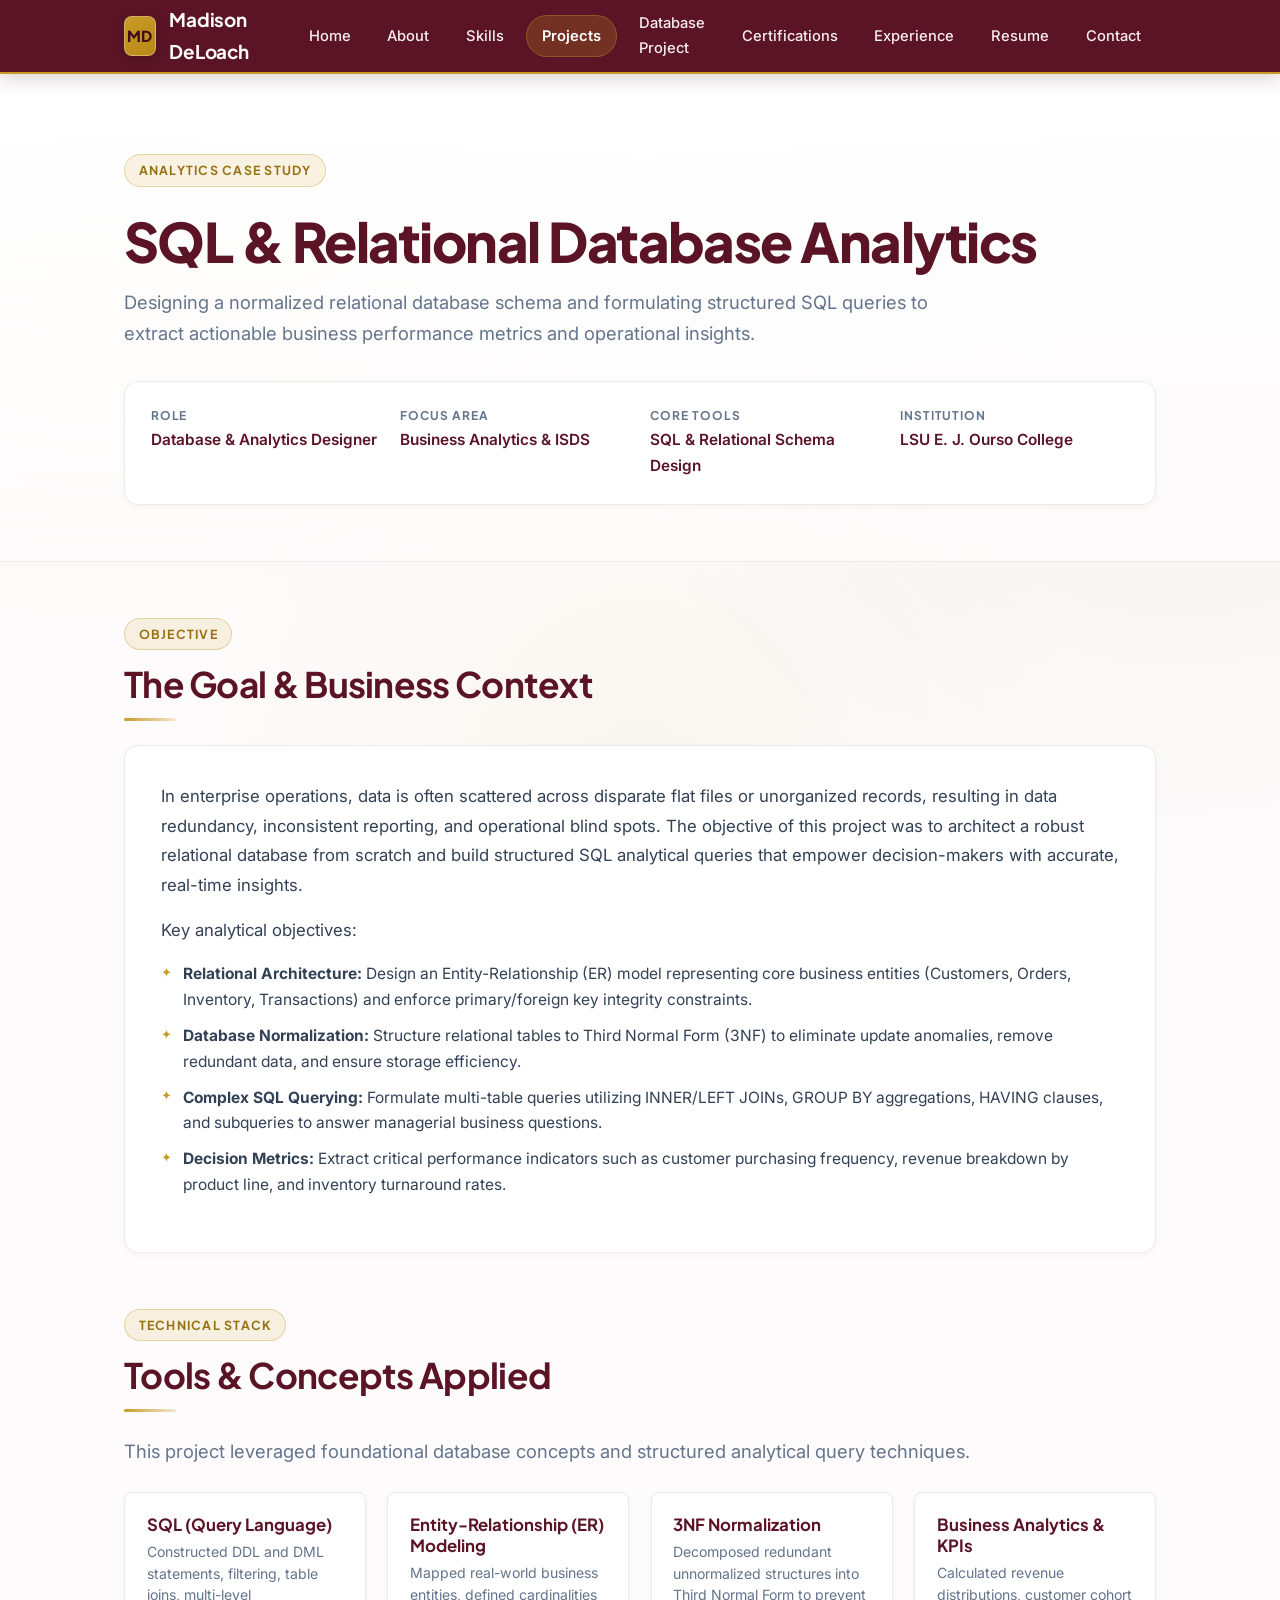
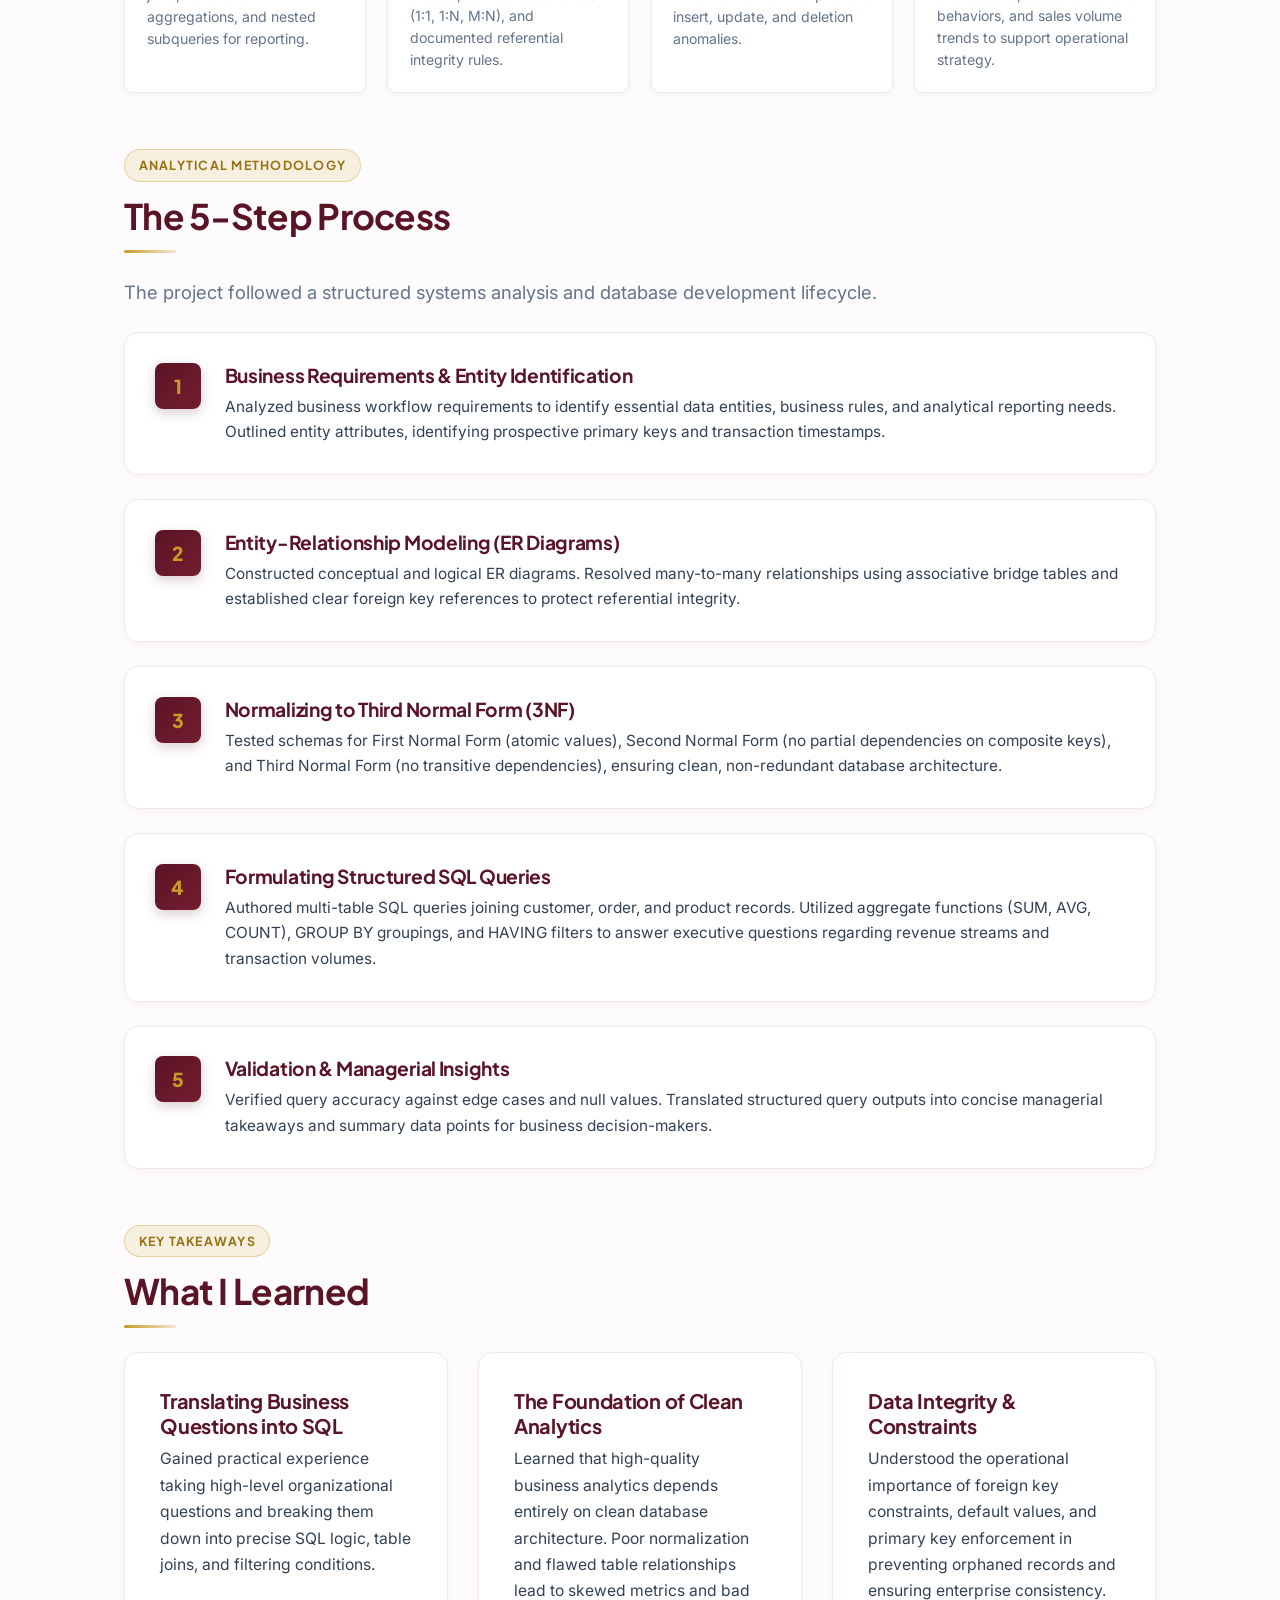
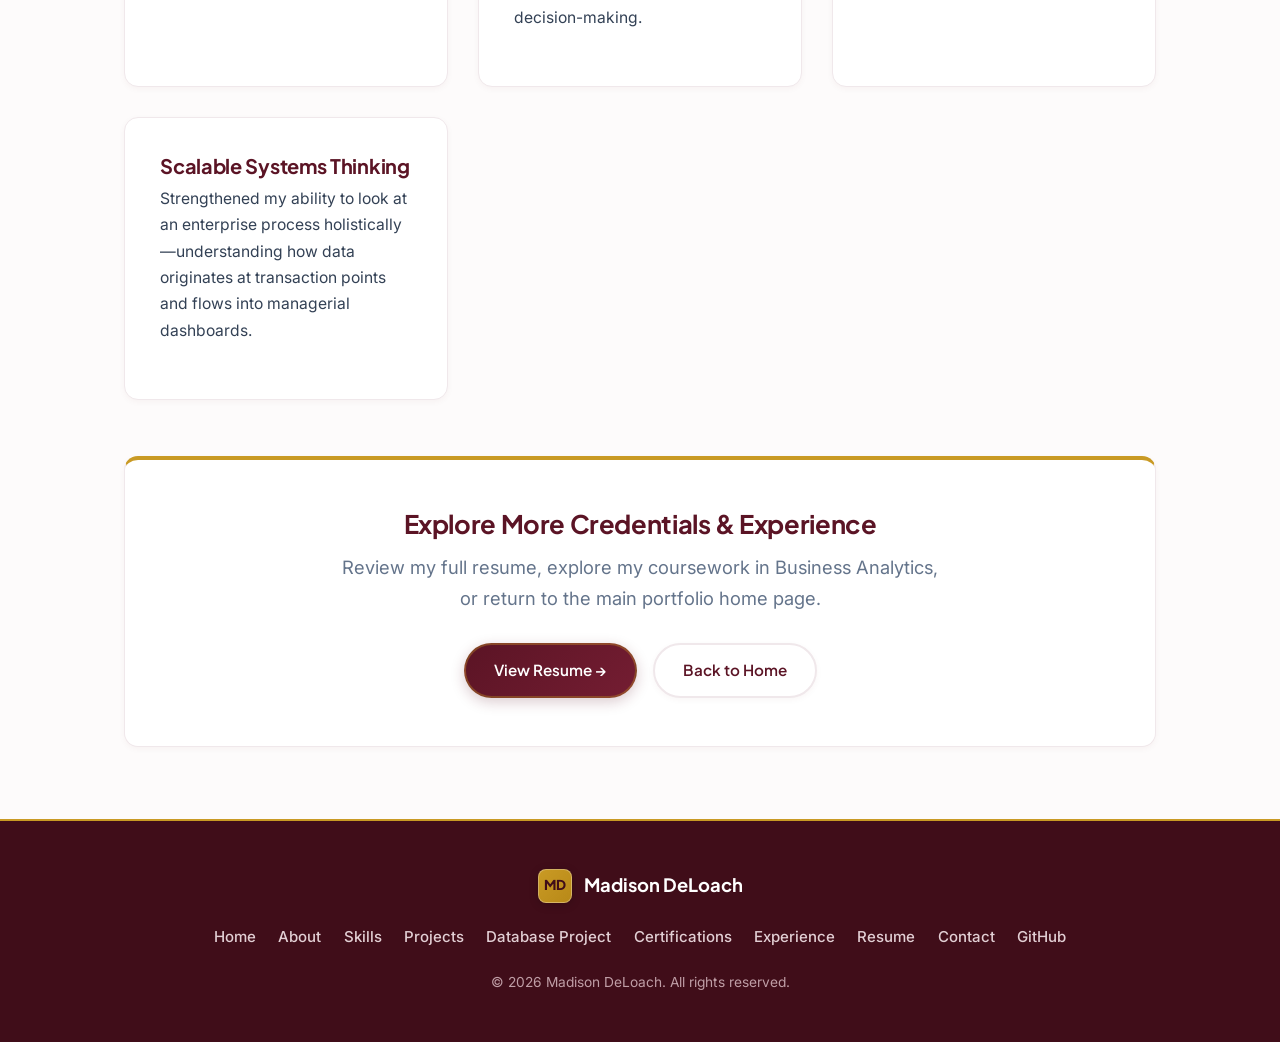
<file: project.html>
<!DOCTYPE html>
<html lang="en">
<head>
  <meta charset="UTF-8">
  <meta name="viewport" content="width=device-width, initial-scale=1.0">
  <meta name="description" content="SQL & Relational Database Analytics Project Case Study by Madison DeLoach - Relational schema design, database normalization, and SQL business intelligence.">
  <meta name="author" content="Madison DeLoach">
  <title>SQL & Database Analytics Project | Madison DeLoach</title>
  <link rel="stylesheet" href="styles.css">
</head>
<body>

  <!-- EDIT HERE: Navigation -->
  <header class="site-header" id="main-header">
    <nav class="nav-container" aria-label="Main Navigation">
      <a href="index.html" class="brand-logo" id="brand-logo-link">
        <span class="brand-badge">MD</span>
        <span class="brand-name">Madison DeLoach</span>
      </a>

      <!-- Mobile Hamburger Button -->
      <button class="mobile-nav-toggle" id="mobile-nav-toggle" aria-label="Toggle navigation menu" aria-expanded="false" aria-controls="primary-nav-menu">
        <span class="hamburger-box">
          <span class="hamburger-bar"></span>
          <span class="hamburger-bar"></span>
          <span class="hamburger-bar"></span>
        </span>
      </button>

      <!-- Navigation Links -->
      <ul class="nav-menu" id="primary-nav-menu">
        <li><a href="index.html" class="nav-link">Home</a></li>
        <li><a href="index.html#about" class="nav-link">About</a></li>
        <li><a href="index.html#skills" class="nav-link">Skills</a></li>
        <li><a href="project.html" class="nav-link active">Projects</a></li>
        <li><a href="database-project.html" class="nav-link">Database Project</a></li>
        <li><a href="index.html#certifications" class="nav-link">Certifications</a></li>
        <li><a href="index.html#experience" class="nav-link">Experience</a></li>
        <li><a href="resume.html" class="nav-link">Resume</a></li>
        <li><a href="index.html#contact" class="nav-link">Contact</a></li>
      </ul>
    </nav>
  </header>

  <!-- Main Content -->
  <main id="main-content">

    <!-- EDIT HERE: Project Hero -->
    <section class="project-hero">
      <div class="container">
        <span class="section-tag">Analytics Case Study</span>
        <h1 style="margin-top: 0.5rem; margin-bottom: 0.75rem;">SQL & Relational Database Analytics</h1>
        <p class="lead" style="max-width: 820px; margin-bottom: 0;">
          Designing a normalized relational database schema and formulating structured SQL queries to extract actionable business performance metrics and operational insights.
        </p>

        <!-- Project Metadata Overview -->
        <div class="project-meta-grid">
          <div class="project-meta-item">
            <h4>Role</h4>
            <p>Database & Analytics Designer</p>
          </div>
          <div class="project-meta-item">
            <h4>Focus Area</h4>
            <p>Business Analytics & ISDS</p>
          </div>
          <div class="project-meta-item">
            <h4>Core Tools</h4>
            <p>SQL & Relational Schema Design</p>
          </div>
          <div class="project-meta-item">
            <h4>Institution</h4>
            <p>LSU E. J. Ourso College</p>
          </div>
        </div>
      </div>
    </section>

    <div class="container" style="padding-top: 3.5rem; padding-bottom: 4.5rem;">

      <!-- EDIT HERE: Section 1 - The Goal -->
      <section class="resume-block" style="padding: 0; margin-bottom: 3.5rem;" id="project-goal">
        <span class="section-tag">Objective</span>
        <h2>The Goal & Business Context</h2>
        <div class="section-underline" style="margin-bottom: 1.5rem;"></div>
        <div class="card" style="padding: 2.25rem;">
          <p style="font-size: 1.05rem; line-height: 1.75; margin-bottom: 1rem;">
            In enterprise operations, data is often scattered across disparate flat files or unorganized records, resulting in data redundancy, inconsistent reporting, and operational blind spots. The objective of this project was to architect a robust relational database from scratch and build structured SQL analytical queries that empower decision-makers with accurate, real-time insights.
          </p>
          <p style="font-size: 1.05rem; line-height: 1.75; margin-bottom: 1rem;">
            Key analytical objectives:
          </p>
          <ul class="bullet-list" style="margin-bottom: 0.5rem;">
            <li><strong>Relational Architecture:</strong> Design an Entity-Relationship (ER) model representing core business entities (Customers, Orders, Inventory, Transactions) and enforce primary/foreign key integrity constraints.</li>
            <li><strong>Database Normalization:</strong> Structure relational tables to Third Normal Form (3NF) to eliminate update anomalies, remove redundant data, and ensure storage efficiency.</li>
            <li><strong>Complex SQL Querying:</strong> Formulate multi-table queries utilizing INNER/LEFT JOINs, GROUP BY aggregations, HAVING clauses, and subqueries to answer managerial business questions.</li>
            <li><strong>Decision Metrics:</strong> Extract critical performance indicators such as customer purchasing frequency, revenue breakdown by product line, and inventory turnaround rates.</li>
          </ul>
        </div>
      </section>

      <!-- EDIT HERE: Section 2 - Tools Used -->
      <section class="resume-block" style="padding: 0; margin-bottom: 3.5rem;" id="project-tools">
        <span class="section-tag">Technical Stack</span>
        <h2>Tools & Concepts Applied</h2>
        <div class="section-underline" style="margin-bottom: 1.5rem;"></div>
        <p class="lead" style="margin-bottom: 0;">
          This project leveraged foundational database concepts and structured analytical query techniques.
        </p>

        <div class="tools-grid">
          <!-- SQL -->
          <div class="tool-card">
            <h4>SQL (Query Language)</h4>
            <p>Constructed DDL and DML statements, filtering, table joins, multi-level aggregations, and nested subqueries for reporting.</p>
          </div>

          <!-- ER Diagramming -->
          <div class="tool-card">
            <h4>Entity-Relationship (ER) Modeling</h4>
            <p>Mapped real-world business entities, defined cardinalities (1:1, 1:N, M:N), and documented referential integrity rules.</p>
          </div>

          <!-- Database Normalization -->
          <div class="tool-card">
            <h4>3NF Normalization</h4>
            <p>Decomposed redundant unnormalized structures into Third Normal Form to prevent insert, update, and deletion anomalies.</p>
          </div>

          <!-- Business Analytics -->
          <div class="tool-card">
            <h4>Business Analytics & KPIs</h4>
            <p>Calculated revenue distributions, customer cohort behaviors, and sales volume trends to support operational strategy.</p>
          </div>
        </div>
      </section>

      <!-- EDIT HERE: Section 3 - The Process -->
      <section class="resume-block" style="padding: 0; margin-bottom: 3.5rem;" id="project-process">
        <span class="section-tag">Analytical Methodology</span>
        <h2>The 5-Step Process</h2>
        <div class="section-underline" style="margin-bottom: 1.5rem;"></div>
        <p class="lead" style="margin-bottom: 0;">
          The project followed a structured systems analysis and database development lifecycle.
        </p>

        <div class="process-list">
          <!-- Step 1 -->
          <div class="process-step">
            <div class="step-number">1</div>
            <div class="step-content">
              <h3>Business Requirements & Entity Identification</h3>
              <p>
                Analyzed business workflow requirements to identify essential data entities, business rules, and analytical reporting needs. Outlined entity attributes, identifying prospective primary keys and transaction timestamps.
              </p>
            </div>
          </div>

          <!-- Step 2 -->
          <div class="process-step">
            <div class="step-number">2</div>
            <div class="step-content">
              <h3>Entity-Relationship Modeling (ER Diagrams)</h3>
              <p>
                Constructed conceptual and logical ER diagrams. Resolved many-to-many relationships using associative bridge tables and established clear foreign key references to protect referential integrity.
              </p>
            </div>
          </div>

          <!-- Step 3 -->
          <div class="process-step">
            <div class="step-number">3</div>
            <div class="step-content">
              <h3>Normalizing to Third Normal Form (3NF)</h3>
              <p>
                Tested schemas for First Normal Form (atomic values), Second Normal Form (no partial dependencies on composite keys), and Third Normal Form (no transitive dependencies), ensuring clean, non-redundant database architecture.
              </p>
            </div>
          </div>

          <!-- Step 4 -->
          <div class="process-step">
            <div class="step-number">4</div>
            <div class="step-content">
              <h3>Formulating Structured SQL Queries</h3>
              <p>
                Authored multi-table SQL queries joining customer, order, and product records. Utilized aggregate functions (SUM, AVG, COUNT), GROUP BY groupings, and HAVING filters to answer executive questions regarding revenue streams and transaction volumes.
              </p>
            </div>
          </div>

          <!-- Step 5 -->
          <div class="process-step">
            <div class="step-number">5</div>
            <div class="step-content">
              <h3>Validation & Managerial Insights</h3>
              <p>
                Verified query accuracy against edge cases and null values. Translated structured query outputs into concise managerial takeaways and summary data points for business decision-makers.
              </p>
            </div>
          </div>
        </div>
      </section>

      <!-- EDIT HERE: Section 4 - What I Learned -->
      <section class="resume-block" style="padding: 0; margin-bottom: 3.5rem;" id="project-learned">
        <span class="section-tag">Key Takeaways</span>
        <h2>What I Learned</h2>
        <div class="section-underline" style="margin-bottom: 1.5rem;"></div>
        
        <div class="card-grid">
          <div class="card">
            <h3 class="card-title">Translating Business Questions into SQL</h3>
            <p class="card-description">
              Gained practical experience taking high-level organizational questions and breaking them down into precise SQL logic, table joins, and filtering conditions.
            </p>
          </div>

          <div class="card">
            <h3 class="card-title">The Foundation of Clean Analytics</h3>
            <p class="card-description">
              Learned that high-quality business analytics depends entirely on clean database architecture. Poor normalization and flawed table relationships lead to skewed metrics and bad decision-making.
            </p>
          </div>

          <div class="card">
            <h3 class="card-title">Data Integrity & Constraints</h3>
            <p class="card-description">
              Understood the operational importance of foreign key constraints, default values, and primary key enforcement in preventing orphaned records and ensuring enterprise consistency.
            </p>
          </div>

          <div class="card">
            <h3 class="card-title">Scalable Systems Thinking</h3>
            <p class="card-description">
              Strengthened my ability to look at an enterprise process holistically—understanding how data originates at transaction points and flows into managerial dashboards.
            </p>
          </div>
        </div>
      </section>

      <!-- EDIT HERE: Section 5 - Project CTA / Links -->
      <section class="card" style="text-align: center; padding: 3rem 2rem; border-top: 4px solid var(--gold);" id="project-cta">
        <h3 style="font-size: 1.6rem; margin-bottom: 0.75rem;">Explore More Credentials & Experience</h3>
        <p class="lead" style="max-width: 600px; margin: 0 auto 1.75rem;">
          Review my full resume, explore my coursework in Business Analytics, or return to the main portfolio home page.
        </p>
        <div class="btn-group" style="justify-content: center;">
          <a href="resume.html" class="btn btn-primary" id="btn-project-resume">
            View Resume &rarr;
          </a>
          <a href="index.html" class="btn btn-secondary" id="btn-project-home">
            Back to Home
          </a>
        </div>
      </section>

    </div>
  </main>

  <!-- EDIT HERE: Footer -->
  <footer class="site-footer" id="main-footer">
    <div class="container footer-content">
      <div class="footer-brand">
        <span class="brand-badge" style="width: 34px; height: 34px; font-size: 0.85rem;">MD</span>
        <span>Madison DeLoach</span>
      </div>
      <nav class="footer-nav" aria-label="Footer Navigation">
        <a href="index.html" class="footer-link">Home</a>
        <a href="index.html#about" class="footer-link">About</a>
        <a href="index.html#skills" class="footer-link">Skills</a>
        <a href="project.html" class="footer-link">Projects</a>
        <a href="database-project.html" class="footer-link">Database Project</a>
        <a href="index.html#certifications" class="footer-link">Certifications</a>
        <a href="index.html#experience" class="footer-link">Experience</a>
        <a href="resume.html" class="footer-link">Resume</a>
        <a href="index.html#contact" class="footer-link">Contact</a>
        <a href="https://github.com/madisond142" target="_blank" rel="noopener noreferrer" class="footer-link">GitHub</a>
      </nav>
      <p class="copyright">
        &copy; 2026 Madison DeLoach. All rights reserved.
      </p>
    </div>
  </footer>

  <!-- Mobile Navigation Script -->
  <script>
    const navToggle = document.getElementById('mobile-nav-toggle');
    const navMenu = document.getElementById('primary-nav-menu');
    if (navToggle && navMenu) {
      navToggle.addEventListener('click', () => {
        const isExpanded = navToggle.getAttribute('aria-expanded') === 'true';
        navToggle.setAttribute('aria-expanded', String(!isExpanded));
        navMenu.classList.toggle('nav-open');
      });
      navMenu.querySelectorAll('.nav-link').forEach(link => {
        link.addEventListener('click', () => {
          navToggle.setAttribute('aria-expanded', 'false');
          navMenu.classList.remove('nav-open');
        });
      });
    }
  </script>

</body>
</html>
</file>
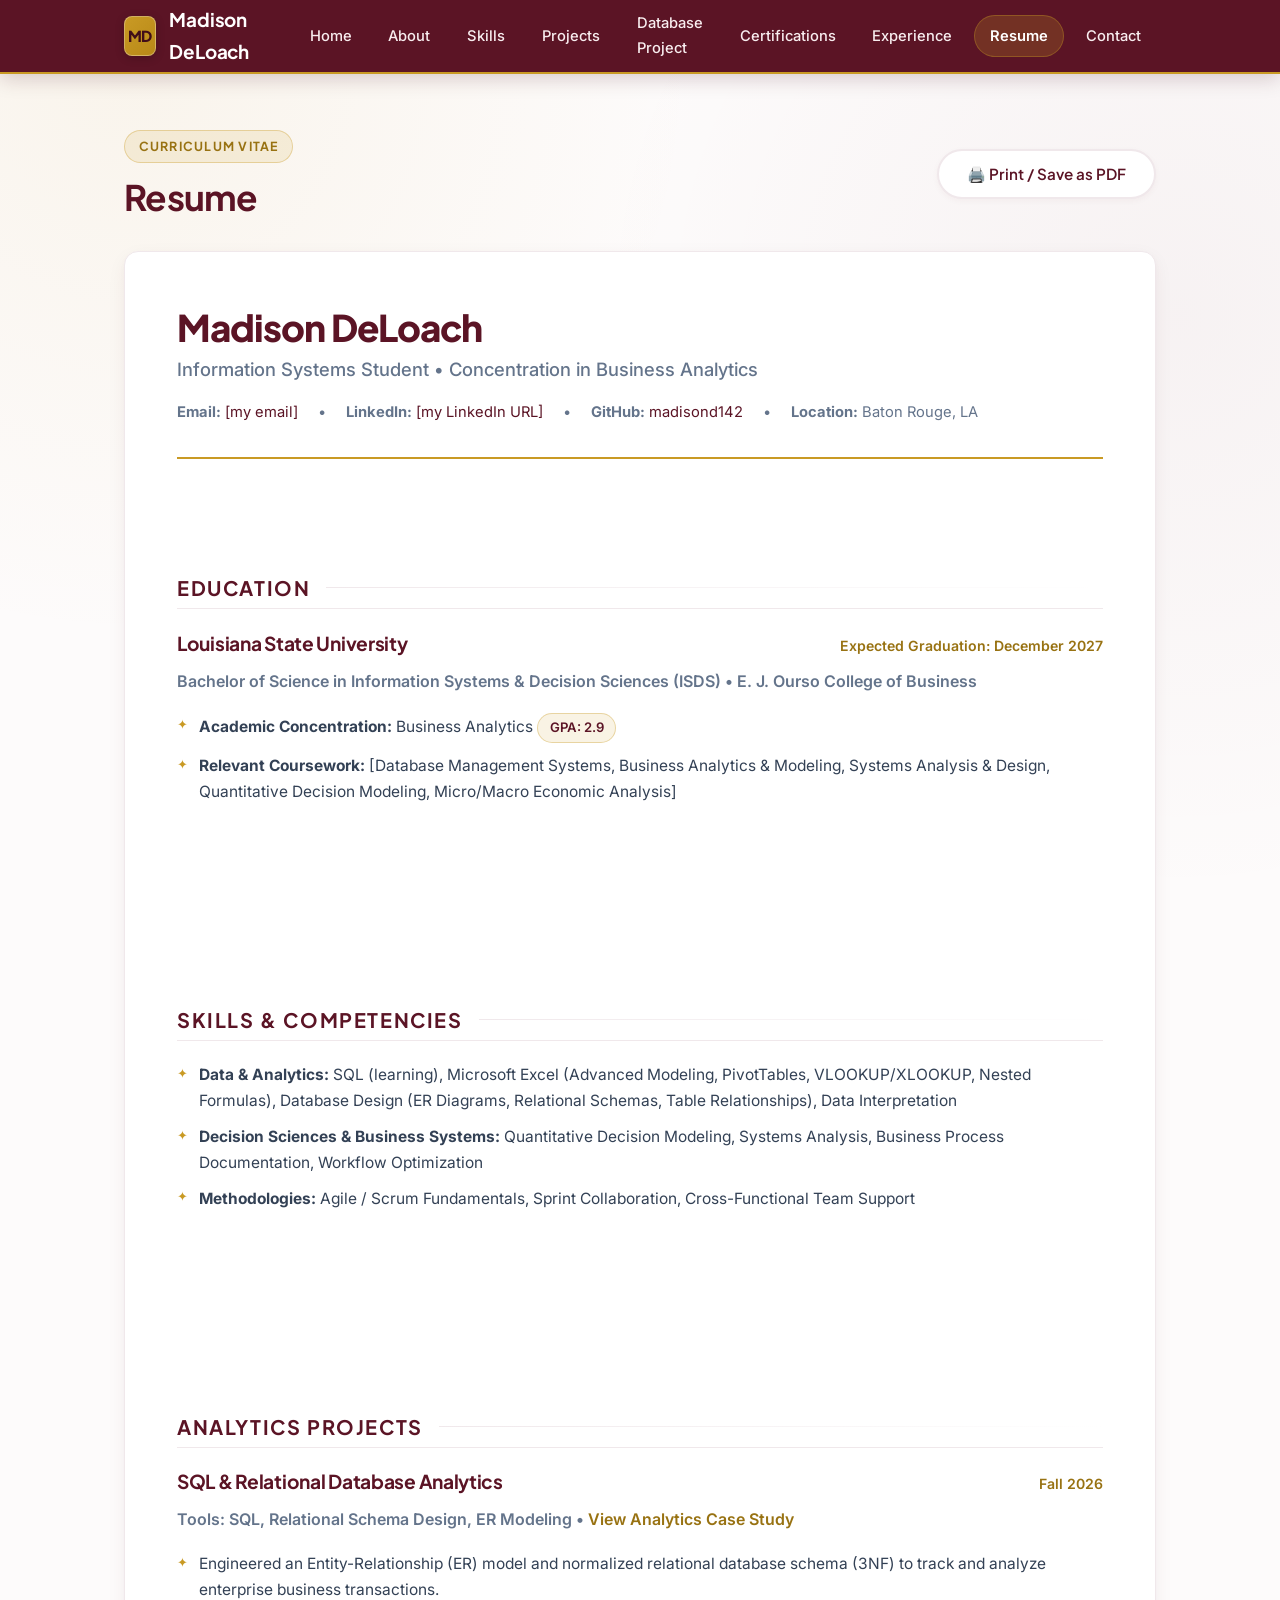
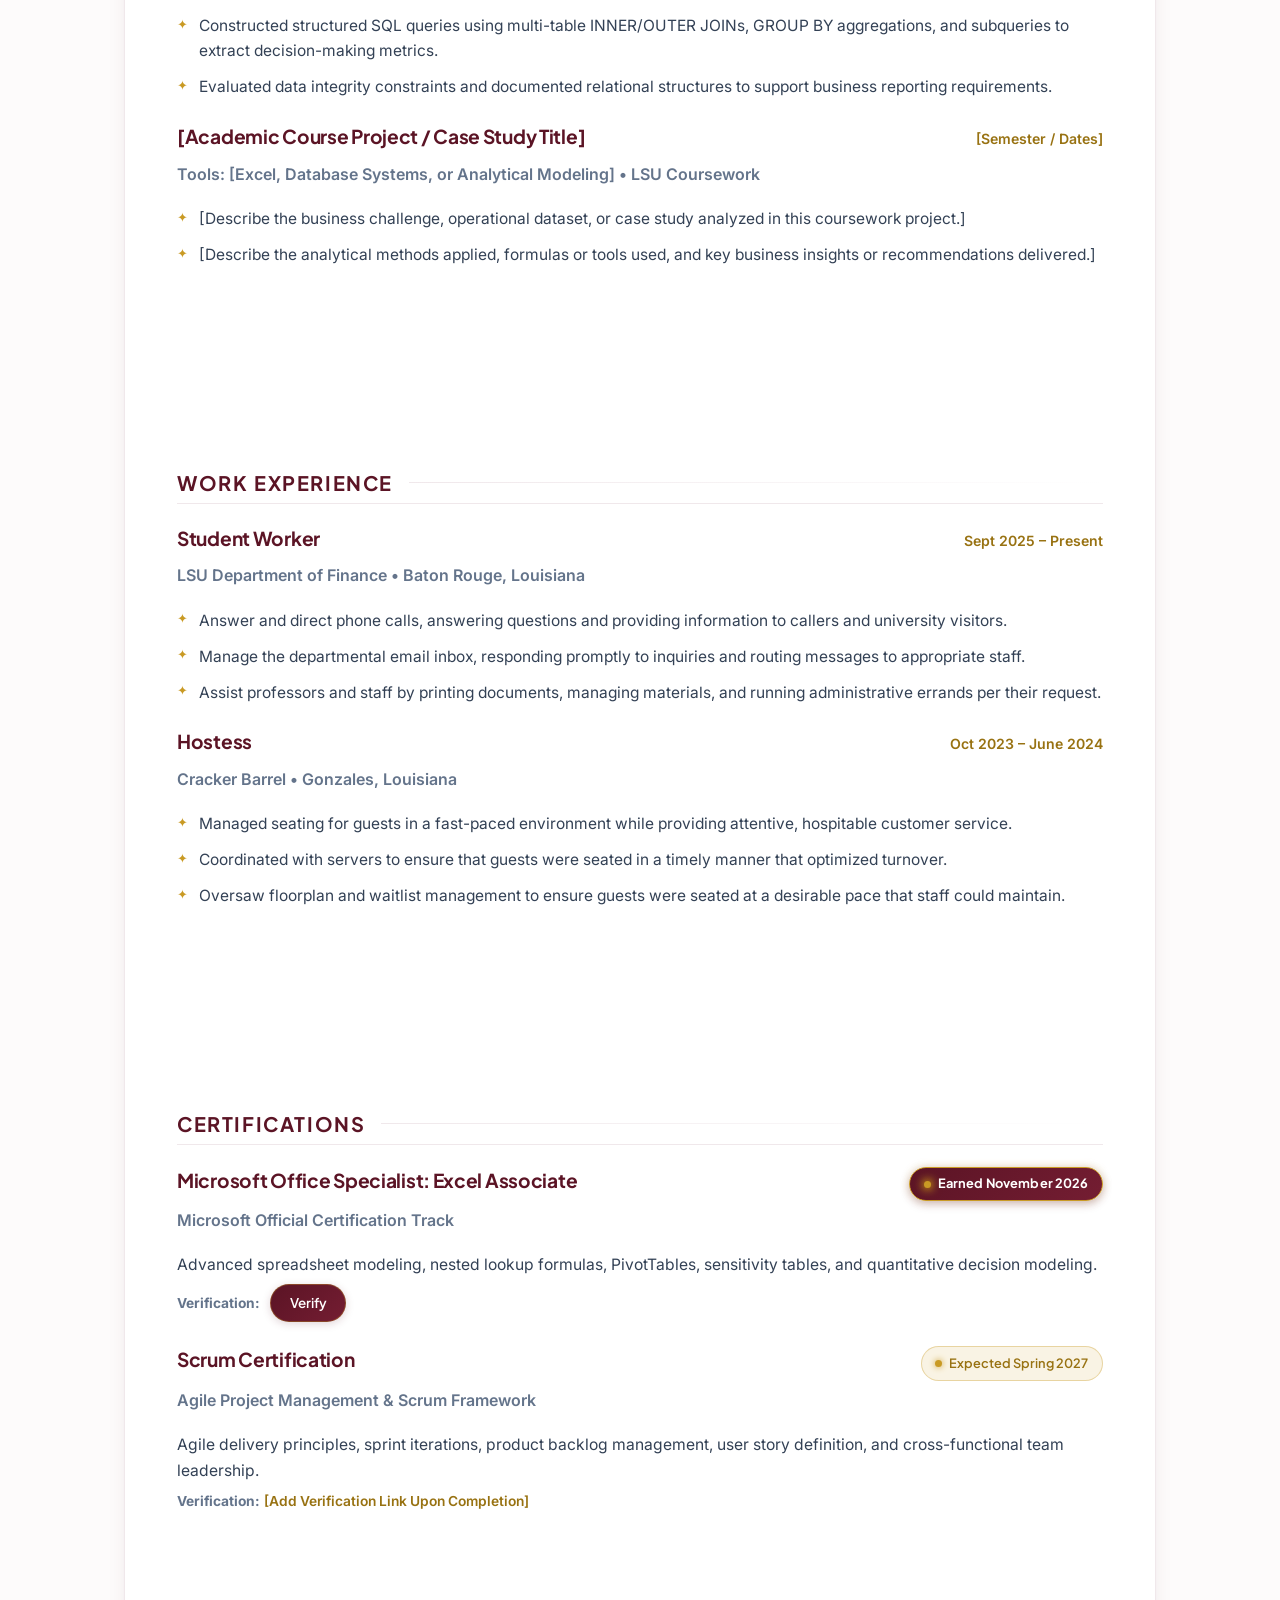
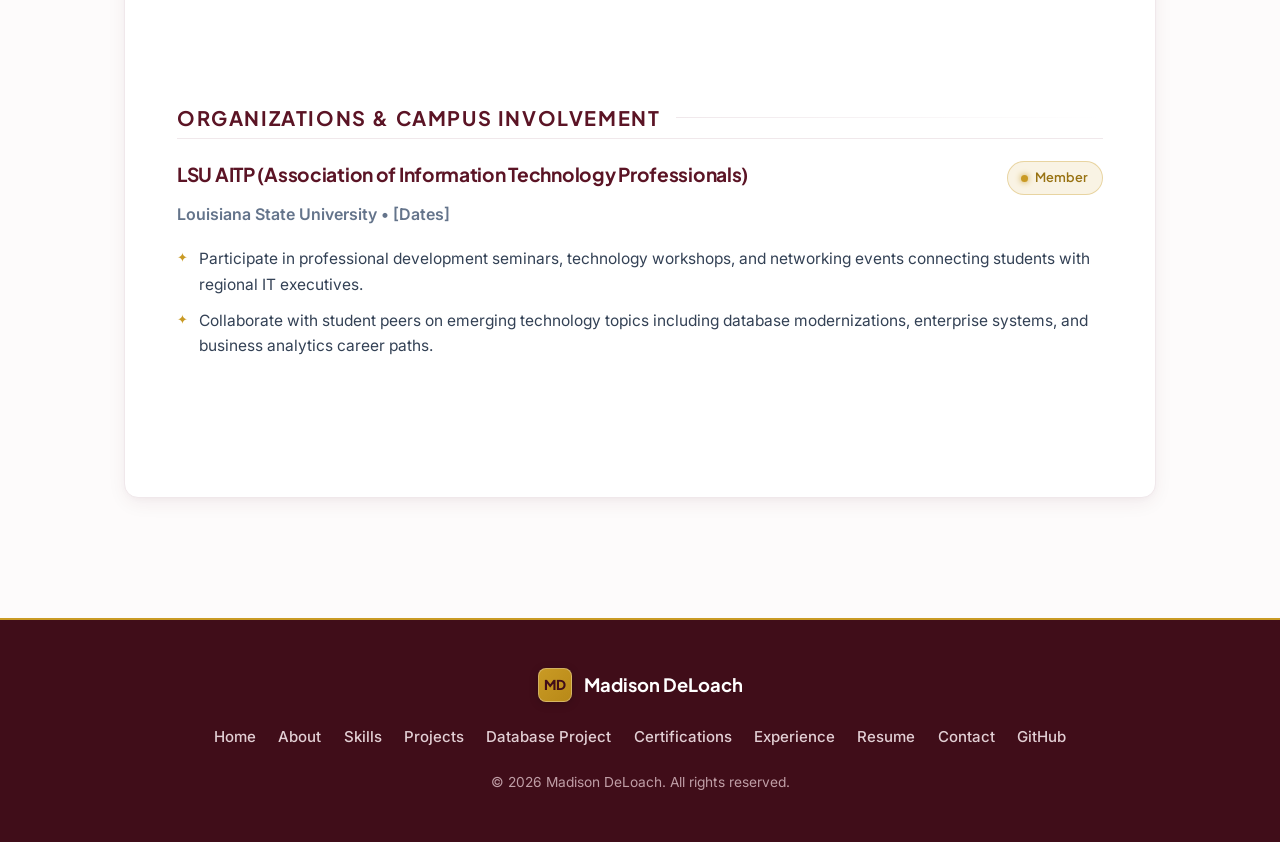
<file: resume.html>
<!DOCTYPE html>
<html lang="en">
<head>
  <meta charset="UTF-8">
  <meta name="viewport" content="width=device-width, initial-scale=1.0">
  <meta name="description" content="Professional Resume of Madison DeLoach - Information Systems student at LSU with a concentration in Business Analytics. Expected graduation December 2027.">
  <meta name="author" content="Madison DeLoach">
  <title>Resume | Madison DeLoach</title>
  <link rel="stylesheet" href="styles.css">
</head>
<body>

  <!-- EDIT HERE: Navigation -->
  <header class="site-header" id="main-header">
    <nav class="nav-container" aria-label="Main Navigation">
      <a href="index.html" class="brand-logo" id="brand-logo-link">
        <span class="brand-badge">MD</span>
        <span class="brand-name">Madison DeLoach</span>
      </a>

      <!-- Mobile Hamburger Button -->
      <button class="mobile-nav-toggle" id="mobile-nav-toggle" aria-label="Toggle navigation menu" aria-expanded="false" aria-controls="primary-nav-menu">
        <span class="hamburger-box">
          <span class="hamburger-bar"></span>
          <span class="hamburger-bar"></span>
          <span class="hamburger-bar"></span>
        </span>
      </button>

      <!-- Navigation Links -->
      <ul class="nav-menu" id="primary-nav-menu">
        <li><a href="index.html" class="nav-link">Home</a></li>
        <li><a href="index.html#about" class="nav-link">About</a></li>
        <li><a href="index.html#skills" class="nav-link">Skills</a></li>
        <li><a href="index.html#projects" class="nav-link">Projects</a></li>
        <li><a href="database-project.html" class="nav-link">Database Project</a></li>
        <li><a href="index.html#certifications" class="nav-link">Certifications</a></li>
        <li><a href="index.html#experience" class="nav-link">Experience</a></li>
        <li><a href="resume.html" class="nav-link active">Resume</a></li>
        <li><a href="index.html#contact" class="nav-link">Contact</a></li>
      </ul>
    </nav>
  </header>

  <!-- Main Content -->
  <main id="main-content">
    <div class="container" style="padding-top: 3.5rem; padding-bottom: 4.5rem;">

      <!-- Top Action Bar -->
      <div style="display: flex; justify-content: space-between; align-items: center; flex-wrap: wrap; gap: 1rem; margin-bottom: 2rem;">
        <div>
          <span class="section-tag">Curriculum Vitae</span>
          <h2 style="margin-bottom: 0;">Resume</h2>
        </div>
        <div>
          <button onclick="window.print()" class="btn btn-secondary no-print" id="btn-print-resume">
            🖨️ Print / Save as PDF
          </button>
        </div>
      </div>

      <!-- Resume Paper Card -->
      <article class="resume-paper" id="resume-document">

        <!-- EDIT HERE: Resume Header -->
        <header class="resume-header">
          <div>
            <h1>Madison DeLoach</h1>
            <p class="resume-subtitle">Information Systems Student &bull; Concentration in Business Analytics</p>
            <div class="resume-contact-bar">
              <span><strong>Email:</strong> <a href="mailto:[my email]">[my email]</a></span>
              <span>&bull;</span>
              <span><strong>LinkedIn:</strong> <a href="[my LinkedIn URL]" target="_blank" rel="noopener noreferrer">[my LinkedIn URL]</a></span>
              <span>&bull;</span>
              <span><strong>GitHub:</strong> <a href="https://github.com/madisond142" target="_blank" rel="noopener noreferrer">madisond142</a></span>
              <span>&bull;</span>
              <span><strong>Location:</strong> Baton Rouge, LA</span>
            </div>
          </div>
        </header>

        <!-- EDIT HERE: Education Section -->
        <section class="resume-block" id="resume-education">
          <h2 class="resume-heading">Education</h2>
          <div class="resume-item">
            <div class="experience-meta">
              <h3 class="role-title">Louisiana State University</h3>
              <span class="dates-meta">Expected Graduation: December 2027</span>
            </div>
            <div class="company-name">
              Bachelor of Science in Information Systems & Decision Sciences (ISDS) &bull; E. J. Ourso College of Business
            </div>
            <ul class="bullet-list">
              <li>
                <strong>Academic Concentration:</strong> Business Analytics 
                <span class="gpa-badge">GPA: 2.9</span>
              </li>
              <li>
                <strong>Relevant Coursework:</strong> [Database Management Systems, Business Analytics & Modeling, Systems Analysis & Design, Quantitative Decision Modeling, Micro/Macro Economic Analysis]
              </li>
            </ul>
          </div>
        </section>

        <!-- EDIT HERE: Technical Skills Section (Analytics Focused) -->
        <section class="resume-block" id="resume-skills">
          <h2 class="resume-heading">Skills & Competencies</h2>
          <div class="resume-item">
            <ul class="bullet-list">
              <li>
                <strong>Data & Analytics:</strong> SQL (learning), Microsoft Excel (Advanced Modeling, PivotTables, VLOOKUP/XLOOKUP, Nested Formulas), Database Design (ER Diagrams, Relational Schemas, Table Relationships), Data Interpretation
              </li>
              <li>
                <strong>Decision Sciences & Business Systems:</strong> Quantitative Decision Modeling, Systems Analysis, Business Process Documentation, Workflow Optimization
              </li>
              <li>
                <strong>Methodologies:</strong> Agile / Scrum Fundamentals, Sprint Collaboration, Cross-Functional Team Support
              </li>
            </ul>
          </div>
        </section>

        <!-- EDIT HERE: Analytics Projects Section -->
        <section class="resume-block" id="resume-projects">
          <h2 class="resume-heading">Analytics Projects</h2>
          
          <!-- Project 1: SQL & Relational Database Analytics -->
          <div class="resume-item">
            <div class="experience-meta">
              <h3 class="role-title">SQL & Relational Database Analytics</h3>
              <span class="dates-meta">Fall 2026</span>
            </div>
            <div class="company-name">
              Tools: SQL, Relational Schema Design, ER Modeling &bull; 
              <a href="project.html" style="font-weight: 600; color: var(--gold-dark);">View Analytics Case Study</a>
            </div>
            <ul class="bullet-list">
              <li>Engineered an Entity-Relationship (ER) model and normalized relational database schema (3NF) to track and analyze enterprise business transactions.</li>
              <li>Constructed structured SQL queries using multi-table INNER/OUTER JOINs, GROUP BY aggregations, and subqueries to extract decision-making metrics.</li>
              <li>Evaluated data integrity constraints and documented relational structures to support business reporting requirements.</li>
            </ul>
          </div>

          <!-- Project 2: Academic Coursework Project Placeholder -->
          <div class="resume-item" style="margin-top: 1.25rem;">
            <div class="experience-meta">
              <h3 class="role-title">[Academic Course Project / Case Study Title]</h3>
              <span class="dates-meta">[Semester / Dates]</span>
            </div>
            <div class="company-name">Tools: [Excel, Database Systems, or Analytical Modeling] &bull; LSU Coursework</div>
            <ul class="bullet-list">
              <li>[Describe the business challenge, operational dataset, or case study analyzed in this coursework project.]</li>
              <li>[Describe the analytical methods applied, formulas or tools used, and key business insights or recommendations delivered.]</li>
            </ul>
          </div>
        </section>

        <!-- EDIT HERE: Work Experience Section (Correct Tenses) -->
        <section class="resume-block" id="resume-experience">
          <h2 class="resume-heading">Work Experience</h2>
          
          <!-- Role 1: LSU Department of Finance (PRESENT TENSE) -->
          <div class="resume-item">
            <div class="experience-meta">
              <h3 class="role-title">Student Worker</h3>
              <span class="dates-meta">Sept 2025 – Present</span>
            </div>
            <div class="company-name">LSU Department of Finance &bull; Baton Rouge, Louisiana</div>
            <ul class="bullet-list">
              <li>Answer and direct phone calls, answering questions and providing information to callers and university visitors.</li>
              <li>Manage the departmental email inbox, responding promptly to inquiries and routing messages to appropriate staff.</li>
              <li>Assist professors and staff by printing documents, managing materials, and running administrative errands per their request.</li>
            </ul>
          </div>

          <!-- Role 2: Cracker Barrel (PAST TENSE) -->
          <div class="resume-item" style="margin-top: 1.35rem;">
            <div class="experience-meta">
              <h3 class="role-title">Hostess</h3>
              <span class="dates-meta">Oct 2023 – June 2024</span>
            </div>
            <div class="company-name">Cracker Barrel &bull; Gonzales, Louisiana</div>
            <ul class="bullet-list">
              <li>Managed seating for guests in a fast-paced environment while providing attentive, hospitable customer service.</li>
              <li>Coordinated with servers to ensure that guests were seated in a timely manner that optimized turnover.</li>
              <li>Oversaw floorplan and waitlist management to ensure guests were seated at a desirable pace that staff could maintain.</li>
            </ul>
          </div>

          <!-- SnoCreams Café (Preserved for your records) -->
          <!--
          <div class="resume-item" style="margin-top: 1.35rem;">
            <div class="experience-meta">
              <h3 class="role-title">Cashier</h3>
              <span class="dates-meta">Feb 2022 – Feb 2023</span>
            </div>
            <div class="company-name">SnoCreams Café &bull; Prairieville, Louisiana</div>
            <ul class="bullet-list">
              <li>Took and processed customer orders with efficiency and effectiveness to be sent to the kitchen.</li>
              <li>Prepared clean and quality snowballs and ice cream consistently.</li>
              <li>Ensured proper delivery of orders with top-notch customer service.</li>
            </ul>
          </div>
          -->
        </section>

        <!-- EDIT HERE: Certifications Section -->
        <section class="resume-block" id="resume-certifications">
          <h2 class="resume-heading">Certifications</h2>
          
          <!-- Excel Certification -->
          <div class="resume-item">
            <div class="experience-meta">
              <h3 class="role-title">Microsoft Office Specialist: Excel Associate</h3>
              <span class="status-badge status-badge-earned">
                <span class="status-badge-dot"></span>Earned November 2026
              </span>
            </div>
            <div class="company-name">Microsoft Official Certification Track</div>
            <p class="card-description" style="margin-bottom: 0.35rem;">
              Advanced spreadsheet modeling, nested lookup formulas, PivotTables, sensitivity tables, and quantitative decision modeling.
            </p>
            <div style="font-size: 0.86rem; color: var(--text-muted); margin-top: 0.35rem;">
              <strong>Verification:</strong> <a href="[my Credly badge link]" class="btn-verify" target="_blank" rel="noopener noreferrer" style="margin-left: 0.4rem;">Verify</a>
            </div>
          </div>

          <!-- Scrum Certification -->
          <div class="resume-item" style="margin-top: 1.25rem;">
            <div class="experience-meta">
              <h3 class="role-title">Scrum Certification</h3>
              <span class="status-badge">
                <span class="status-badge-dot"></span>Expected Spring 2027
              </span>
            </div>
            <div class="company-name">Agile Project Management & Scrum Framework</div>
            <p class="card-description" style="margin-bottom: 0.35rem;">
              Agile delivery principles, sprint iterations, product backlog management, user story definition, and cross-functional team leadership.
            </p>
            <div style="font-size: 0.86rem; color: var(--text-muted);">
              <strong>Verification:</strong> <a href="[Add your Scrum certificate link here]" style="color: var(--gold-dark); font-weight: 600;">[Add Verification Link Upon Completion]</a>
            </div>
          </div>
        </section>

        <!-- EDIT HERE: Organizations Section (Placed Last) -->
        <section class="resume-block" id="resume-organizations">
          <h2 class="resume-heading">Organizations & Campus Involvement</h2>
          <div class="resume-item">
            <div class="experience-meta">
              <h3 class="role-title">LSU AITP (Association of Information Technology Professionals)</h3>
              <span class="status-badge">
                <span class="status-badge-dot"></span>Member
              </span>
            </div>
            <div class="company-name">Louisiana State University &bull; [Dates]</div>
            <ul class="bullet-list">
              <li>Participate in professional development seminars, technology workshops, and networking events connecting students with regional IT executives.</li>
              <li>Collaborate with student peers on emerging technology topics including database modernizations, enterprise systems, and business analytics career paths.</li>
            </ul>
          </div>
        </section>

      </article>

    </div>
  </main>

  <!-- EDIT HERE: Footer -->
  <footer class="site-footer" id="main-footer">
    <div class="container footer-content">
      <div class="footer-brand">
        <span class="brand-badge" style="width: 34px; height: 34px; font-size: 0.85rem;">MD</span>
        <span>Madison DeLoach</span>
      </div>
      <nav class="footer-nav" aria-label="Footer Navigation">
        <a href="index.html" class="footer-link">Home</a>
        <a href="index.html#about" class="footer-link">About</a>
        <a href="index.html#skills" class="footer-link">Skills</a>
        <a href="index.html#projects" class="footer-link">Projects</a>
        <a href="database-project.html" class="footer-link">Database Project</a>
        <a href="index.html#certifications" class="footer-link">Certifications</a>
        <a href="index.html#experience" class="footer-link">Experience</a>
        <a href="resume.html" class="footer-link">Resume</a>
        <a href="index.html#contact" class="footer-link">Contact</a>
        <a href="https://github.com/madisond142" target="_blank" rel="noopener noreferrer" class="footer-link">GitHub</a>
      </nav>
      <p class="copyright">
        &copy; 2026 Madison DeLoach. All rights reserved.
      </p>
    </div>
  </footer>

  <!-- Mobile Navigation Script -->
  <script>
    const navToggle = document.getElementById('mobile-nav-toggle');
    const navMenu = document.getElementById('primary-nav-menu');
    if (navToggle && navMenu) {
      navToggle.addEventListener('click', () => {
        const isExpanded = navToggle.getAttribute('aria-expanded') === 'true';
        navToggle.setAttribute('aria-expanded', String(!isExpanded));
        navMenu.classList.toggle('nav-open');
      });
      navMenu.querySelectorAll('.nav-link').forEach(link => {
        link.addEventListener('click', () => {
          navToggle.setAttribute('aria-expanded', 'false');
          navMenu.classList.remove('nav-open');
        });
      });
    }
  </script>

</body>
</html>
</file>
<file: styles.css>
/* ==========================================================================
   Madison DeLoach - Professional Portfolio Design System
   Aesthetic Theme:
     - Primary: Rich Cabernet Burgundy (#5B1425)
     - Primary Dark: Deep Wine (#400D19)
     - Primary Light: Warm Merlot (#741D32)
     - Accent: Radiant Champagne Gold (#C99A24, Hover: #DEAE35)
     - Canvas Background: Warm Alabaster Cream (#FDFBFB)
     - Card Background: #FFFFFF with soft elevated shadows
     - Body Text: #334155, Headings: #5B1425, Muted: #64748B
   Typography:
     - Headings: 'Plus Jakarta Sans' (500, 600, 700, 800)
     - Body: 'Inter' (400, 500, 600, 700)
   ========================================================================== */

@import url('https://fonts.googleapis.com/css2?family=Inter:wght@400;500;600;700&family=Plus+Jakarta+Sans:wght@500;600;700;800&display=swap');

:root {
  /* Rich Cabernet Burgundy Palette (Zero Navy!) */
  --primary: #5B1425;
  --primary-dark: #400D19;
  --primary-light: #741D32;
  --primary-subtle: rgba(91, 20, 37, 0.06);

  /* Accent: Radiant Champagne Gold */
  --gold: #C99A24;
  --gold-hover: #DEAE35;
  --gold-dark: #987212;
  --gold-subtle: rgba(201, 154, 36, 0.12);
  --gold-border: rgba(201, 154, 36, 0.35);
  --gold-glow: rgba(201, 154, 36, 0.22);

  /* Canvas & Cards */
  --bg-page: #FDFBFB;
  --bg-card: #FFFFFF;
  --bg-card-hover: #FFFFFF;

  /* Text Colors */
  --text-main: #334155;
  --text-heading: #5B1425;
  --text-muted: #64748B;
  --text-inverse: #FFFFFF;

  /* Borders & Dividers */
  --border-light: #F0E8EB;
  --border-subtle: #F9F5F6;
  --border-hover: rgba(201, 154, 36, 0.45);

  /* Typography */
  --font-heading: 'Plus Jakarta Sans', -apple-system, BlinkMacSystemFont, 'Segoe UI', Roboto, sans-serif;
  --font-body: 'Inter', -apple-system, BlinkMacSystemFont, 'Segoe UI', Roboto, sans-serif;

  /* Layout & Radii */
  --max-width: 1080px;
  --nav-height: 74px;
  --radius-sm: 8px;
  --radius-md: 14px;
  --radius-lg: 20px;
  --radius-full: 9999px;

  /* Layered Shadows */
  --shadow-sm: 0 2px 6px rgba(91, 20, 37, 0.04);
  --shadow-md: 0 6px 20px -2px rgba(91, 20, 37, 0.07), 0 2px 6px -1px rgba(91, 20, 37, 0.03);
  --shadow-lg: 0 16px 36px -4px rgba(91, 20, 37, 0.11), 0 4px 12px -2px rgba(91, 20, 37, 0.04);

  /* Transitions */
  --transition-fast: 0.18s ease;
  --transition-normal: 0.28s cubic-bezier(0.16, 1, 0.3, 1);
}

/* --------------------------------------------------------------------------
   Reset & Document Base
   -------------------------------------------------------------------------- */
*,
*::before,
*::after {
  box-sizing: border-box;
  margin: 0;
  padding: 0;
}

html {
  scroll-behavior: smooth;
  font-size: 16px;
}

body {
  font-family: var(--font-body);
  background-color: var(--bg-page);
  color: var(--text-main);
  line-height: 1.68;
  min-height: 100vh;
  display: flex;
  flex-direction: column;
  -webkit-font-smoothing: antialiased;
  -moz-osx-font-smoothing: grayscale;
  background-image:
    radial-gradient(circle at 10% 8%, rgba(201, 154, 36, 0.07) 0%, transparent 40%),
    radial-gradient(circle at 92% 35%, rgba(91, 20, 37, 0.04) 0%, transparent 45%),
    radial-gradient(circle at 50% 85%, rgba(201, 154, 36, 0.05) 0%, transparent 45%);
  background-attachment: fixed;
}

/* --------------------------------------------------------------------------
   Typography Hierarchy
   -------------------------------------------------------------------------- */
h1, h2, h3, h4, h5, h6 {
  font-family: var(--font-heading);
  color: var(--text-heading);
  line-height: 1.25;
  font-weight: 700;
}

h1 {
  font-size: clamp(2.3rem, 5.2vw, 3.4rem);
  letter-spacing: -0.028em;
  font-weight: 800;
}

h2 {
  font-size: clamp(1.65rem, 3.3vw, 2.2rem);
  letter-spacing: -0.02em;
  font-weight: 700;
  margin-bottom: 0.75rem;
}

h3 {
  font-size: 1.25rem;
  letter-spacing: -0.015em;
  margin-bottom: 0.45rem;
}

p {
  color: var(--text-main);
  margin-bottom: 1rem;
}

p.lead {
  font-size: 1.15rem;
  color: var(--text-muted);
  line-height: 1.7;
}

a {
  color: var(--primary);
  text-decoration: none;
  transition: color var(--transition-fast);
}

a:hover {
  color: var(--gold-dark);
}

/* --------------------------------------------------------------------------
   Container & Section Spacing
   -------------------------------------------------------------------------- */
.container {
  width: 100%;
  max-width: var(--max-width);
  margin: 0 auto;
  padding: 0 1.5rem;
}

section {
  padding: 4.75rem 0;
  position: relative;
}

.section-header {
  margin-bottom: 2.75rem;
}

.section-tag {
  display: inline-flex;
  align-items: center;
  gap: 0.4rem;
  font-family: var(--font-heading);
  font-size: 0.78rem;
  font-weight: 700;
  text-transform: uppercase;
  letter-spacing: 0.1em;
  color: var(--gold-dark);
  background-color: var(--gold-subtle);
  border: 1px solid var(--gold-border);
  padding: 0.3rem 0.85rem;
  border-radius: var(--radius-full);
  margin-bottom: 0.75rem;
}

.section-underline {
  width: 52px;
  height: 3px;
  background: linear-gradient(90deg, var(--gold) 0%, rgba(201, 154, 36, 0.2) 100%);
  border-radius: var(--radius-full);
  margin-top: 0.6rem;
}

/* --------------------------------------------------------------------------
   Navigation Bar (Rich Cabernet Burgundy + Gold Trim)
   -------------------------------------------------------------------------- */
.site-header {
  position: sticky;
  top: 0;
  z-index: 1000;
  background-color: var(--primary);
  border-bottom: 2px solid var(--gold);
  height: var(--nav-height);
  display: flex;
  align-items: center;
  box-shadow: 0 4px 20px rgba(64, 13, 25, 0.2);
}

.nav-container {
  display: flex;
  justify-content: space-between;
  align-items: center;
  width: 100%;
  max-width: var(--max-width);
  margin: 0 auto;
  padding: 0 1.5rem;
  position: relative;
}

.brand-logo {
  display: flex;
  align-items: center;
  gap: 0.85rem;
  font-family: var(--font-heading);
  font-size: 1.18rem;
  font-weight: 700;
  color: var(--text-inverse);
  text-decoration: none;
  letter-spacing: -0.01em;
}

.brand-badge {
  display: inline-flex;
  align-items: center;
  justify-content: center;
  width: 40px;
  height: 40px;
  background: linear-gradient(135deg, var(--gold) 0%, #B88918 100%);
  color: var(--primary-dark);
  font-weight: 800;
  font-size: 0.95rem;
  border-radius: var(--radius-sm);
  box-shadow: 0 2px 10px rgba(0, 0, 0, 0.2);
  border: 1px solid rgba(255, 255, 255, 0.3);
}

.brand-name {
  color: var(--text-inverse);
  transition: color var(--transition-fast);
}

.brand-logo:hover .brand-name {
  color: var(--gold);
}

.nav-menu {
  display: flex;
  list-style: none;
  gap: 0.4rem;
  align-items: center;
}

.nav-link {
  display: inline-block;
  padding: 0.5rem 0.95rem;
  color: #F8EDEF;
  font-weight: 500;
  font-size: 0.92rem;
  border-radius: var(--radius-full);
  transition: var(--transition-fast);
  position: relative;
}

.nav-link:hover {
  color: var(--gold);
  background-color: rgba(255, 255, 255, 0.1);
}

.nav-link.active {
  color: #FFFFFF;
  font-weight: 600;
  background-color: rgba(201, 154, 36, 0.22);
  border: 1px solid var(--gold-border);
}

/* Mobile Hamburger Toggle */
.mobile-nav-toggle {
  display: none;
  background: transparent;
  border: none;
  cursor: pointer;
  padding: 0.5rem;
  color: var(--text-inverse);
  border-radius: var(--radius-sm);
  transition: background-color var(--transition-fast);
}

.mobile-nav-toggle:hover {
  background-color: rgba(255, 255, 255, 0.1);
}

.mobile-nav-toggle:focus-visible {
  outline: 2px solid var(--gold);
  outline-offset: 2px;
}

.hamburger-box {
  width: 24px;
  height: 18px;
  display: flex;
  flex-direction: column;
  justify-content: space-between;
}

.hamburger-bar {
  display: block;
  width: 100%;
  height: 2px;
  background-color: #FFFFFF;
  border-radius: 2px;
  transition: transform 0.25s ease, opacity 0.25s ease;
}

.mobile-nav-toggle[aria-expanded="true"] .hamburger-bar:nth-child(1) {
  transform: translateY(8px) rotate(45deg);
  background-color: var(--gold);
}

.mobile-nav-toggle[aria-expanded="true"] .hamburger-bar:nth-child(2) {
  opacity: 0;
}

.mobile-nav-toggle[aria-expanded="true"] .hamburger-bar:nth-child(3) {
  transform: translateY(-8px) rotate(-45deg);
  background-color: var(--gold);
}

/* --------------------------------------------------------------------------
   Buttons & Links
   -------------------------------------------------------------------------- */
.btn-group {
  display: flex;
  gap: 1rem;
  flex-wrap: wrap;
  align-items: center;
}

.btn {
  display: inline-flex;
  align-items: center;
  justify-content: center;
  gap: 0.55rem;
  padding: 0.8rem 1.75rem;
  border-radius: var(--radius-full);
  font-family: var(--font-heading);
  font-size: 0.95rem;
  font-weight: 600;
  cursor: pointer;
  transition: var(--transition-normal);
  text-decoration: none;
  border: 2px solid transparent;
}

/* Primary Button: Cabernet with gold trim */
.btn-primary {
  background: linear-gradient(135deg, var(--primary) 0%, var(--primary-light) 100%);
  color: var(--text-inverse);
  border-color: rgba(201, 154, 36, 0.35);
  box-shadow: 0 4px 14px rgba(91, 20, 37, 0.22);
}

.btn-primary:hover {
  background: linear-gradient(135deg, var(--primary-light) 0%, var(--primary) 100%);
  border-color: var(--gold);
  color: var(--text-inverse);
  transform: translateY(-2px);
  box-shadow: 0 8px 22px rgba(91, 20, 37, 0.3), 0 0 12px var(--gold-glow);
}

/* Secondary Button: Clean Alabaster with Burgundy border */
.btn-secondary {
  background-color: var(--bg-card);
  color: var(--primary);
  border-color: var(--border-light);
  box-shadow: var(--shadow-sm);
}

.btn-secondary:hover {
  border-color: var(--gold);
  color: var(--gold-dark);
  transform: translateY(-2px);
  box-shadow: var(--shadow-md);
  background-color: #FFFFFF;
}

/* --------------------------------------------------------------------------
   Hero Section (Split Grid with Dedicated Photo Showcase Spot)
   -------------------------------------------------------------------------- */
.hero-section {
  padding: 5.5rem 0 4.5rem;
  background: linear-gradient(180deg, #FFFFFF 0%, rgba(253, 251, 251, 0.8) 100%);
  border-bottom: 1px solid var(--border-light);
  position: relative;
  overflow: hidden;
}

.hero-grid {
  display: grid;
  grid-template-columns: 1.15fr 0.85fr;
  align-items: center;
  gap: 3.5rem;
}

.hero-text {
  display: flex;
  flex-direction: column;
}

.hero-pill-badge {
  display: inline-flex;
  align-items: center;
  gap: 0.5rem;
  font-family: var(--font-heading);
  font-size: 0.84rem;
  font-weight: 600;
  color: var(--primary);
  background: linear-gradient(135deg, rgba(201, 154, 36, 0.15) 0%, rgba(91, 20, 37, 0.05) 100%);
  border: 1px solid var(--gold-border);
  padding: 0.35rem 1rem;
  border-radius: var(--radius-full);
  width: fit-content;
  margin-bottom: 1.25rem;
}

.hero-pill-dot {
  width: 8px;
  height: 8px;
  border-radius: 50%;
  background-color: var(--gold);
  box-shadow: 0 0 8px var(--gold);
}

.hero-title {
  margin-bottom: 0.6rem;
  color: var(--primary);
}

.hero-intro {
  font-size: 1.25rem;
  font-weight: 500;
  color: var(--text-muted);
  margin-bottom: 1.75rem;
  line-height: 1.6;
}

/* Quick highlight chips strip */
.hero-highlights {
  display: flex;
  flex-wrap: wrap;
  gap: 0.6rem;
  margin-top: 2rem;
  padding-top: 1.5rem;
  border-top: 1px solid var(--border-light);
}

.highlight-chip {
  display: inline-flex;
  align-items: center;
  gap: 0.4rem;
  font-size: 0.85rem;
  font-weight: 500;
  color: var(--text-main);
  background-color: rgba(255, 255, 255, 0.9);
  border: 1px solid var(--border-light);
  padding: 0.3rem 0.85rem;
  border-radius: var(--radius-full);
  box-shadow: var(--shadow-sm);
}

/* Dedicated Portrait Showcase Card */
.hero-photo-showcase {
  position: relative;
  display: flex;
  justify-content: center;
  align-items: center;
}

.photo-glow-bg {
  position: absolute;
  width: 90%;
  height: 90%;
  background: radial-gradient(circle, rgba(201, 154, 36, 0.28) 0%, rgba(91, 20, 37, 0.16) 60%, transparent 80%);
  filter: blur(32px);
  z-index: 1;
  border-radius: 50%;
}

.photo-frame {
  position: relative;
  z-index: 2;
  width: 100%;
  max-width: 330px;
  height: 390px;
  background-color: #FFFFFF;
  border: 2px solid var(--border-light);
  border-radius: var(--radius-lg);
  padding: 12px;
  box-shadow: var(--shadow-lg), 0 0 0 1px rgba(201, 154, 36, 0.2);
  transition: transform var(--transition-normal), box-shadow var(--transition-normal);
}

.photo-frame:hover {
  transform: translateY(-4px);
  box-shadow: 0 20px 42px -6px rgba(91, 20, 37, 0.18), 0 0 0 2px var(--gold);
}

.photo-inner {
  width: 100%;
  height: 100%;
  border-radius: calc(var(--radius-lg) - 6px);
  overflow: hidden;
  background: linear-gradient(145deg, var(--primary) 0%, var(--primary-light) 100%);
  position: relative;
  display: flex;
  flex-direction: column;
  align-items: center;
  justify-content: center;
  border: 1px solid rgba(255, 255, 255, 0.15);
}

.portrait-photo {
  width: 100%;
  height: 100%;
  object-fit: cover;
  border-radius: calc(var(--radius-lg) - 6px);
  display: block;
}

.photo-placeholder-box {
  display: flex;
  flex-direction: column;
  align-items: center;
  justify-content: center;
  padding: 2rem;
  text-align: center;
  width: 100%;
  height: 100%;
  background: radial-gradient(circle at 50% 35%, rgba(201, 154, 36, 0.25) 0%, transparent 65%),
              linear-gradient(145deg, var(--primary) 0%, #380B15 100%);
}

.photo-avatar-initials {
  width: 110px;
  height: 110px;
  border-radius: 50%;
  background: linear-gradient(135deg, var(--gold) 0%, #B88918 100%);
  color: var(--primary-dark);
  font-family: var(--font-heading);
  font-size: 2.6rem;
  font-weight: 800;
  letter-spacing: -0.03em;
  display: flex;
  align-items: center;
  justify-content: center;
  box-shadow: 0 8px 24px rgba(0, 0, 0, 0.3), 0 0 0 4px rgba(255, 255, 255, 0.2);
  margin-bottom: 1.25rem;
  transition: transform var(--transition-fast);
}

.photo-frame:hover .photo-avatar-initials {
  transform: scale(1.05);
}

.photo-upload-hint {
  display: inline-flex;
  align-items: center;
  gap: 0.45rem;
  background: rgba(255, 255, 255, 0.15);
  border: 1px dashed var(--gold-border);
  padding: 0.45rem 1rem;
  border-radius: var(--radius-full);
  color: #F8EDEF;
  font-size: 0.84rem;
  font-weight: 500;
  backdrop-filter: blur(8px);
}

/* Floating Badges on Photo Frame */
.floating-badge {
  position: absolute;
  z-index: 3;
  display: flex;
  align-items: center;
  gap: 0.5rem;
  background-color: #FFFFFF;
  border: 1px solid var(--border-light);
  padding: 0.5rem 1rem;
  border-radius: var(--radius-full);
  box-shadow: 0 8px 20px rgba(91, 20, 37, 0.12);
  font-family: var(--font-heading);
  font-size: 0.82rem;
  font-weight: 600;
  color: var(--primary);
  white-space: nowrap;
  animation: floatSubtle 4s ease-in-out infinite alternate;
}

.badge-top {
  top: -14px;
  right: -16px;
  border-color: var(--gold-border);
}

.badge-bottom {
  bottom: -14px;
  left: -16px;
  border-color: rgba(91, 20, 37, 0.15);
}

.badge-icon {
  font-size: 1rem;
}

@keyframes floatSubtle {
  from {
    transform: translateY(0);
  }
  to {
    transform: translateY(-5px);
  }
}

/* --------------------------------------------------------------------------
   Cards & Grid Layouts
   -------------------------------------------------------------------------- */
.card-grid {
  display: grid;
  grid-template-columns: repeat(auto-fit, minmax(310px, 1fr));
  gap: 1.85rem;
}

.card {
  background-color: var(--bg-card);
  border: 1px solid var(--border-light);
  border-radius: var(--radius-md);
  padding: 2.2rem;
  box-shadow: var(--shadow-sm);
  transition: var(--transition-normal);
  display: flex;
  flex-direction: column;
  position: relative;
  overflow: hidden;
}

.card::after {
  content: '';
  position: absolute;
  top: 0;
  left: 0;
  right: 0;
  height: 3px;
  background: linear-gradient(90deg, transparent 0%, var(--gold) 50%, transparent 100%);
  opacity: 0;
  transition: opacity var(--transition-normal);
}

.card:hover {
  transform: translateY(-4px);
  border-color: var(--border-hover);
  box-shadow: var(--shadow-lg);
}

.card:hover::after {
  opacity: 1;
}

.card-title {
  font-size: 1.25rem;
  color: var(--primary);
  margin-bottom: 0.5rem;
}

.card-description {
  color: var(--text-main);
  font-size: 0.98rem;
  line-height: 1.68;
  margin-bottom: 1.25rem;
}

/* --------------------------------------------------------------------------
   Badges, Pills & Status Tags
   -------------------------------------------------------------------------- */
.status-badge {
  display: inline-flex;
  align-items: center;
  gap: 0.45rem;
  font-family: var(--font-heading);
  font-size: 0.8rem;
  font-weight: 600;
  padding: 0.35rem 0.85rem;
  border-radius: var(--radius-full);
  background-color: var(--gold-subtle);
  color: var(--gold-dark);
  border: 1px solid var(--gold-border);
  width: fit-content;
}

.status-badge-dot {
  width: 7px;
  height: 7px;
  border-radius: 50%;
  background-color: var(--gold);
  display: inline-block;
  box-shadow: 0 0 6px var(--gold);
}

/* Standout styling for earned credentials */
.status-badge.status-badge-earned,
.status-badge-earned {
  background: linear-gradient(135deg, var(--primary) 0%, var(--primary-light) 100%);
  color: #FFFFFF !important;
  border: 1.5px solid var(--gold);
  font-weight: 700;
  box-shadow: 0 3px 10px rgba(91, 20, 37, 0.28), 0 0 10px var(--gold-glow);
  letter-spacing: 0.01em;
}

.status-badge.status-badge-earned .status-badge-dot,
.status-badge-earned .status-badge-dot {
  background-color: var(--gold);
  box-shadow: 0 0 8px #FFD700, 0 0 12px var(--gold);
}

.status-badge.status-badge-earned:hover,
.status-badge-earned:hover {
  transform: translateY(-1px);
  box-shadow: 0 5px 14px rgba(91, 20, 37, 0.35), 0 0 12px var(--gold-glow);
}

.tag-list {
  display: flex;
  flex-wrap: wrap;
  gap: 0.5rem;
  margin-top: auto;
}

.tag {
  font-size: 0.82rem;
  font-weight: 500;
  padding: 0.3rem 0.8rem;
  background-color: #FAF4F6;
  border: 1px solid var(--border-light);
  border-radius: var(--radius-full);
  color: var(--primary);
  transition: var(--transition-fast);
}

.tag:hover {
  background-color: var(--gold-subtle);
  border-color: var(--gold-border);
  color: var(--primary-dark);
}

/* --------------------------------------------------------------------------
   Specific Section Styles
   -------------------------------------------------------------------------- */
/* About Me Card */
.about-card {
  background-color: var(--bg-card);
  border: 1px solid var(--border-light);
  border-left: 5px solid var(--gold);
  border-radius: var(--radius-md);
  padding: 2.5rem;
  box-shadow: var(--shadow-sm);
  position: relative;
  overflow: hidden;
}

.about-card::before {
  content: '“';
  position: absolute;
  top: -10px;
  right: 25px;
  font-size: 7rem;
  font-family: var(--font-heading);
  color: rgba(201, 154, 36, 0.12);
  line-height: 1;
  pointer-events: none;
}

.about-card p {
  font-size: 1.12rem;
  line-height: 1.85;
  color: var(--text-main);
  margin-bottom: 0;
  position: relative;
  z-index: 1;
}

/* Certifications */
.cert-card {
  display: flex;
  flex-direction: column;
  justify-content: space-between;
  gap: 1.25rem;
}

.cert-header {
  display: flex;
  justify-content: space-between;
  align-items: flex-start;
  gap: 1rem;
  flex-wrap: wrap;
}

.cert-icon-badge {
  width: 46px;
  height: 46px;
  border-radius: var(--radius-sm);
  background: linear-gradient(135deg, rgba(201, 154, 36, 0.18) 0%, rgba(91, 20, 37, 0.05) 100%);
  border: 1px solid var(--gold-border);
  display: flex;
  align-items: center;
  justify-content: center;
  font-size: 1.35rem;
  margin-bottom: 1rem;
}

.cert-proof-spot {
  display: flex;
  align-items: center;
  justify-content: space-between;
  flex-wrap: wrap;
  gap: 0.5rem;
  margin-top: 1rem;
  padding-top: 0.85rem;
  border-top: 1px dashed var(--border-light);
  font-size: 0.86rem;
  color: var(--text-muted);
}

.cert-proof-link {
  display: inline-flex;
  align-items: center;
  gap: 0.35rem;
  color: var(--gold-dark);
  font-weight: 600;
  transition: var(--transition-fast);
}

.cert-proof-link:hover {
  color: var(--primary);
  text-decoration: underline;
}

/* Verify Button on Certification Cards */
.btn-verify {
  display: inline-flex;
  align-items: center;
  justify-content: center;
  gap: 0.4rem;
  padding: 0.42rem 1.15rem;
  border-radius: var(--radius-full);
  font-family: var(--font-heading);
  font-size: 0.84rem;
  font-weight: 600;
  text-decoration: none;
  cursor: pointer;
  background: linear-gradient(135deg, var(--primary) 0%, var(--primary-light) 100%);
  color: var(--text-inverse) !important;
  border: 1px solid var(--gold-border);
  box-shadow: 0 2px 8px rgba(91, 20, 37, 0.18);
  transition: var(--transition-fast);
}

.btn-verify:hover {
  background: linear-gradient(135deg, var(--primary-light) 0%, var(--primary) 100%);
  border-color: var(--gold);
  color: var(--text-inverse) !important;
  transform: translateY(-2px);
  box-shadow: 0 6px 16px rgba(91, 20, 37, 0.28), 0 0 10px var(--gold-glow);
}

.gpa-badge {
  display: inline-flex;
  align-items: center;
  gap: 0.35rem;
  font-size: 0.82rem;
  font-weight: 600;
  color: var(--primary);
  background-color: var(--gold-subtle);
  border: 1px solid var(--gold-border);
  padding: 0.2rem 0.7rem;
  border-radius: var(--radius-full);
}

.experience-stack {
  display: flex;
  flex-direction: column;
  gap: 1.5rem;
}

/* Skills */
.skill-group-title {
  display: flex;
  align-items: center;
  gap: 0.65rem;
  color: var(--primary);
  font-size: 1.22rem;
  margin-bottom: 1.2rem;
  padding-bottom: 0.75rem;
  border-bottom: 1px solid var(--border-light);
}

.skill-category-icon {
  display: inline-flex;
  align-items: center;
  justify-content: center;
  width: 34px;
  height: 34px;
  border-radius: var(--radius-sm);
  background-color: var(--gold-subtle);
  border: 1px solid var(--gold-border);
  font-size: 1rem;
}

.skill-pills {
  display: flex;
  flex-wrap: wrap;
  gap: 0.65rem;
}

.skill-pill {
  font-size: 0.92rem;
  font-weight: 500;
  padding: 0.5rem 1rem;
  background-color: #FAF4F6;
  border: 1px solid var(--border-light);
  border-radius: var(--radius-full);
  color: var(--primary);
  transition: var(--transition-fast);
}

.skill-pill:hover {
  background-color: var(--gold-subtle);
  border-color: var(--gold-border);
  transform: translateY(-2px);
  box-shadow: 0 4px 10px rgba(201, 154, 36, 0.15);
}

.skill-learning {
  color: var(--gold-dark);
  font-size: 0.82rem;
  font-weight: 600;
  margin-left: 0.25rem;
}

/* Experience & Organization Cards */
.experience-meta {
  display: flex;
  justify-content: space-between;
  align-items: baseline;
  flex-wrap: wrap;
  gap: 0.5rem;
  margin-bottom: 0.35rem;
}

.role-title {
  font-size: 1.2rem;
  font-weight: 700;
  color: var(--primary);
}

.dates-meta {
  font-size: 0.88rem;
  font-weight: 600;
  color: var(--gold-dark);
}

.company-name {
  font-size: 1rem;
  font-weight: 600;
  color: var(--text-muted);
  margin-bottom: 1.15rem;
}

.bullet-list {
  list-style: none;
  padding: 0;
  margin: 0;
}

.bullet-list li {
  position: relative;
  padding-left: 1.4rem;
  margin-bottom: 0.65rem;
  font-size: 0.97rem;
  color: var(--text-main);
  line-height: 1.65;
}

.bullet-list li::before {
  content: '✦';
  position: absolute;
  left: 0;
  top: 0.05rem;
  color: var(--gold);
  font-size: 0.8rem;
}

/* Featured Project Card */
.featured-project-card {
  border: 1px solid var(--border-light);
  border-top: 4px solid var(--primary);
  background-color: var(--bg-card);
  border-radius: var(--radius-md);
  padding: 2.4rem;
  box-shadow: var(--shadow-sm);
  transition: var(--transition-normal);
  position: relative;
}

.featured-project-card:hover {
  transform: translateY(-4px);
  border-top-color: var(--gold);
  box-shadow: var(--shadow-lg);
}

.project-meta-bar {
  display: flex;
  justify-content: space-between;
  align-items: center;
  flex-wrap: wrap;
  gap: 1rem;
  margin-top: 1.6rem;
  padding-top: 1.35rem;
  border-top: 1px solid var(--border-light);
}

.project-link-btn {
  display: inline-flex;
  align-items: center;
  gap: 0.45rem;
  font-family: var(--font-heading);
  font-weight: 700;
  font-size: 0.94rem;
  color: var(--primary);
  transition: var(--transition-fast);
}

.project-link-btn:hover {
  color: var(--gold-dark);
  transform: translateX(4px);
}

/* Contact Grid & Items */
.contact-grid {
  display: grid;
  grid-template-columns: repeat(auto-fit, minmax(260px, 1fr));
  gap: 1.5rem;
}

.contact-card {
  background-color: var(--bg-card);
  border: 1px solid var(--border-light);
  border-radius: var(--radius-md);
  padding: 1.85rem;
  display: flex;
  align-items: center;
  gap: 1.25rem;
  transition: var(--transition-normal);
  text-decoration: none;
  color: inherit;
}

.contact-card:hover {
  transform: translateY(-3px);
  border-color: var(--border-hover);
  box-shadow: var(--shadow-md);
}

.contact-icon-box {
  width: 50px;
  height: 50px;
  border-radius: var(--radius-sm);
  background: linear-gradient(135deg, rgba(201, 154, 36, 0.18) 0%, rgba(91, 20, 37, 0.05) 100%);
  border: 1px solid var(--gold-border);
  display: flex;
  align-items: center;
  justify-content: center;
  color: var(--primary);
  font-size: 1.3rem;
  flex-shrink: 0;
  transition: var(--transition-fast);
}

.contact-card:hover .contact-icon-box {
  background: linear-gradient(135deg, var(--gold) 0%, #B88918 100%);
  color: var(--primary-dark);
  transform: scale(1.05);
}

.contact-info h4 {
  font-size: 1.05rem;
  color: var(--primary);
  margin-bottom: 0.25rem;
}

.contact-info p {
  font-size: 0.9rem;
  color: var(--text-muted);
  margin-bottom: 0;
  word-break: break-all;
}

.contact-card:hover .contact-info p {
  color: var(--gold-dark);
}

/* --------------------------------------------------------------------------
   Resume Page Specifics
   -------------------------------------------------------------------------- */
.resume-paper {
  background-color: var(--bg-card);
  border: 1px solid var(--border-light);
  border-radius: var(--radius-md);
  padding: 3.25rem;
  box-shadow: var(--shadow-md);
  margin-bottom: 3rem;
  position: relative;
}

.resume-header {
  display: flex;
  justify-content: space-between;
  align-items: flex-start;
  flex-wrap: wrap;
  gap: 1.5rem;
  padding-bottom: 2rem;
  border-bottom: 2px solid var(--gold);
  margin-bottom: 2.5rem;
}

.resume-header h1 {
  font-size: 2.3rem;
  color: var(--primary);
  margin-bottom: 0.25rem;
}

.resume-header .resume-subtitle {
  font-size: 1.15rem;
  color: var(--text-muted);
  font-weight: 500;
}

.resume-contact-bar {
  display: flex;
  flex-wrap: wrap;
  gap: 1.25rem;
  margin-top: 0.85rem;
  font-size: 0.92rem;
  color: var(--text-muted);
}

.resume-contact-bar a {
  color: var(--primary);
}

.resume-contact-bar a:hover {
  color: var(--gold-dark);
}

.resume-block {
  margin-bottom: 2.5rem;
}

.resume-block:last-child {
  margin-bottom: 0;
}

.resume-heading {
  font-size: 1.25rem;
  color: var(--primary);
  text-transform: uppercase;
  letter-spacing: 0.08em;
  padding-bottom: 0.5rem;
  border-bottom: 1px solid var(--border-light);
  margin-bottom: 1.35rem;
  display: flex;
  align-items: center;
  justify-content: space-between;
}

.resume-heading::after {
  content: '';
  flex-grow: 1;
  height: 1px;
  background: linear-gradient(90deg, var(--border-light) 0%, transparent 100%);
  margin-left: 1rem;
}

.resume-item {
  margin-bottom: 1.5rem;
}

.resume-item:last-child {
  margin-bottom: 0;
}

/* --------------------------------------------------------------------------
   Project Case Study Specifics
   -------------------------------------------------------------------------- */
.project-hero {
  background: linear-gradient(180deg, #FFFFFF 0%, rgba(253, 251, 251, 0.8) 100%);
  border-bottom: 1px solid var(--border-light);
  padding: 5rem 0 3.5rem;
}

.project-meta-grid {
  display: grid;
  grid-template-columns: repeat(auto-fit, minmax(200px, 1fr));
  gap: 1.25rem;
  background-color: var(--bg-card);
  border: 1px solid var(--border-light);
  border-radius: var(--radius-md);
  padding: 1.6rem;
  margin-top: 2rem;
  box-shadow: var(--shadow-sm);
}

.project-meta-item h4 {
  font-size: 0.75rem;
  text-transform: uppercase;
  letter-spacing: 0.08em;
  color: var(--text-muted);
  margin-bottom: 0.25rem;
}

.project-meta-item p {
  font-weight: 600;
  color: var(--primary);
  font-size: 0.96rem;
  margin-bottom: 0;
}

.tools-grid {
  display: grid;
  grid-template-columns: repeat(auto-fit, minmax(220px, 1fr));
  gap: 1.35rem;
  margin-top: 1.5rem;
}

.tool-card {
  background-color: var(--bg-card);
  border: 1px solid var(--border-light);
  border-radius: var(--radius-sm);
  padding: 1.35rem;
  box-shadow: var(--shadow-sm);
  transition: var(--transition-fast);
}

.tool-card:hover {
  border-color: var(--border-hover);
  transform: translateY(-2px);
  box-shadow: var(--shadow-md);
}

.tool-card h4 {
  font-size: 1.05rem;
  color: var(--primary);
  margin-bottom: 0.35rem;
}

.tool-card p {
  font-size: 0.88rem;
  color: var(--text-muted);
  margin-bottom: 0;
  line-height: 1.55;
}

/* Process Steps */
.process-list {
  display: flex;
  flex-direction: column;
  gap: 1.5rem;
  margin-top: 1.5rem;
}

.process-step {
  display: flex;
  gap: 1.5rem;
  background-color: var(--bg-card);
  border: 1px solid var(--border-light);
  border-radius: var(--radius-md);
  padding: 1.85rem;
  box-shadow: var(--shadow-sm);
  transition: var(--transition-fast);
}

.process-step:hover {
  border-color: var(--border-hover);
  box-shadow: var(--shadow-md);
}

.step-number {
  width: 46px;
  height: 46px;
  border-radius: var(--radius-sm);
  background: linear-gradient(135deg, var(--primary) 0%, var(--primary-light) 100%);
  color: var(--gold);
  font-family: var(--font-heading);
  font-weight: 800;
  font-size: 1.2rem;
  display: flex;
  align-items: center;
  justify-content: center;
  flex-shrink: 0;
  box-shadow: 0 4px 12px rgba(91, 20, 37, 0.22);
}

.step-content h3 {
  font-size: 1.2rem;
  color: var(--primary);
  margin-bottom: 0.45rem;
}

.step-content p {
  font-size: 0.96rem;
  color: var(--text-main);
  margin-bottom: 0;
  line-height: 1.65;
}

/* Project Artifacts Placeholder Area */
.project-placeholder-area {
  display: flex;
  flex-direction: column;
  align-items: center;
  justify-content: center;
  padding: 3.5rem 2rem;
  text-align: center;
  border: 2px dashed var(--gold-border);
  border-radius: var(--radius-md);
  background-color: var(--bg-card);
  box-shadow: var(--shadow-sm);
  transition: var(--transition-fast);
}

.project-placeholder-area:hover {
  border-color: var(--gold);
  background-color: #FFFFFF;
}

.project-placeholder-icon {
  font-size: 2.4rem;
  margin-bottom: 0.75rem;
}

.project-placeholder-label {
  font-family: var(--font-heading);
  font-size: 1.25rem;
  font-weight: 700;
  color: var(--primary);
  margin-bottom: 0.5rem;
}

.project-placeholder-hint {
  font-size: 0.95rem;
  color: var(--text-muted);
  max-width: 640px;
  line-height: 1.6;
  margin-bottom: 0;
}

/* --------------------------------------------------------------------------
   Site Footer
   -------------------------------------------------------------------------- */
.site-footer {
  margin-top: auto;
  background-color: var(--primary-dark);
  border-top: 2px solid var(--gold);
  padding: 3rem 0;
  color: #F8EDEF;
  text-align: center;
}

.footer-content {
  display: flex;
  flex-direction: column;
  align-items: center;
  gap: 1.35rem;
}

.footer-brand {
  display: flex;
  align-items: center;
  gap: 0.75rem;
  font-family: var(--font-heading);
  font-size: 1.15rem;
  font-weight: 700;
  color: #FFFFFF;
}

.footer-nav {
  display: flex;
  gap: 1.4rem;
  flex-wrap: wrap;
  justify-content: center;
}

.footer-link {
  color: #E2CFD4;
  font-size: 0.94rem;
  font-weight: 500;
  transition: color var(--transition-fast);
}

.footer-link:hover {
  color: var(--gold);
}

.copyright {
  font-size: 0.86rem;
  color: #BF9EA6;
  margin-bottom: 0;
}

/* --------------------------------------------------------------------------
   Print Stylesheet for Resume Page
   -------------------------------------------------------------------------- */
@media print {
  body {
    background-color: #FFFFFF !important;
    background-image: none !important;
    color: #111827 !important;
    font-size: 11pt;
  }

  .site-header,
  .site-footer,
  .btn,
  .no-print {
    display: none !important;
  }

  .container {
    max-width: 100% !important;
    padding: 0 !important;
    margin: 0 !important;
  }

  .resume-paper {
    border: none !important;
    box-shadow: none !important;
    padding: 0 !important;
    margin: 0 !important;
  }

  .btn-verify {
    background: transparent !important;
    color: var(--primary) !important;
    border: 1px solid var(--primary) !important;
    box-shadow: none !important;
    padding: 0.15rem 0.55rem !important;
    font-size: 8.5pt !important;
  }

  .resume-header {
    border-bottom: 2px solid #5B1425 !important;
    padding-bottom: 1rem !important;
    margin-bottom: 1.5rem !important;
  }

  .resume-header h1 {
    color: #5B1425 !important;
    font-size: 20pt !important;
  }

  .resume-heading {
    color: #5B1425 !important;
    border-bottom: 1px solid #E2CFD4 !important;
    margin-top: 1rem !important;
    margin-bottom: 0.75rem !important;
  }

  .resume-item {
    page-break-inside: avoid;
    margin-bottom: 1rem !important;
  }

  a {
    color: #111827 !important;
    text-decoration: none !important;
  }
}

/* --------------------------------------------------------------------------
   Mobile & Responsive Breakpoints
   -------------------------------------------------------------------------- */
@media (max-width: 860px) {
  .hero-grid {
    grid-template-columns: 1fr;
    gap: 3rem;
  }

  .hero-text {
    text-align: center;
    align-items: center;
  }

  .hero-pill-badge {
    margin: 0 auto 1.25rem;
  }

  .hero-highlights {
    justify-content: center;
  }

  .photo-frame {
    max-width: 300px;
    height: 360px;
  }
}

@media (max-width: 768px) {
  .site-header {
    height: auto;
    padding: 0.85rem 0;
  }

  .nav-container {
    flex-wrap: wrap;
  }

  .mobile-nav-toggle {
    display: block;
  }

  .nav-menu {
    display: none;
    width: 100%;
    flex-direction: column;
    align-items: stretch;
    background-color: var(--primary-dark);
    border-top: 1px solid rgba(255, 255, 255, 0.1);
    margin-top: 0.85rem;
    padding: 0.75rem 0;
    border-radius: var(--radius-sm);
    gap: 0.25rem;
  }

  .nav-menu.nav-open {
    display: flex;
    animation: fadeInSlide 0.2s ease-out forwards;
  }

  .nav-link {
    padding: 0.75rem 1rem;
    border-radius: var(--radius-sm);
  }

  .btn-group {
    justify-content: center;
    width: 100%;
  }

  .btn {
    width: 100%;
  }

  .card-grid {
    grid-template-columns: 1fr;
  }

  .resume-paper {
    padding: 1.85rem;
  }

  .resume-header {
    flex-direction: column;
    align-items: flex-start;
  }

  .process-step {
    flex-direction: column;
    gap: 1rem;
  }

  .floating-badge {
    position: static;
    margin: 0.5rem auto 0;
    animation: none;
  }
}

@keyframes fadeInSlide {
  from {
    opacity: 0;
    transform: translateY(-8px);
  }
  to {
    opacity: 1;
    transform: translateY(0);
  }
}
</file>
